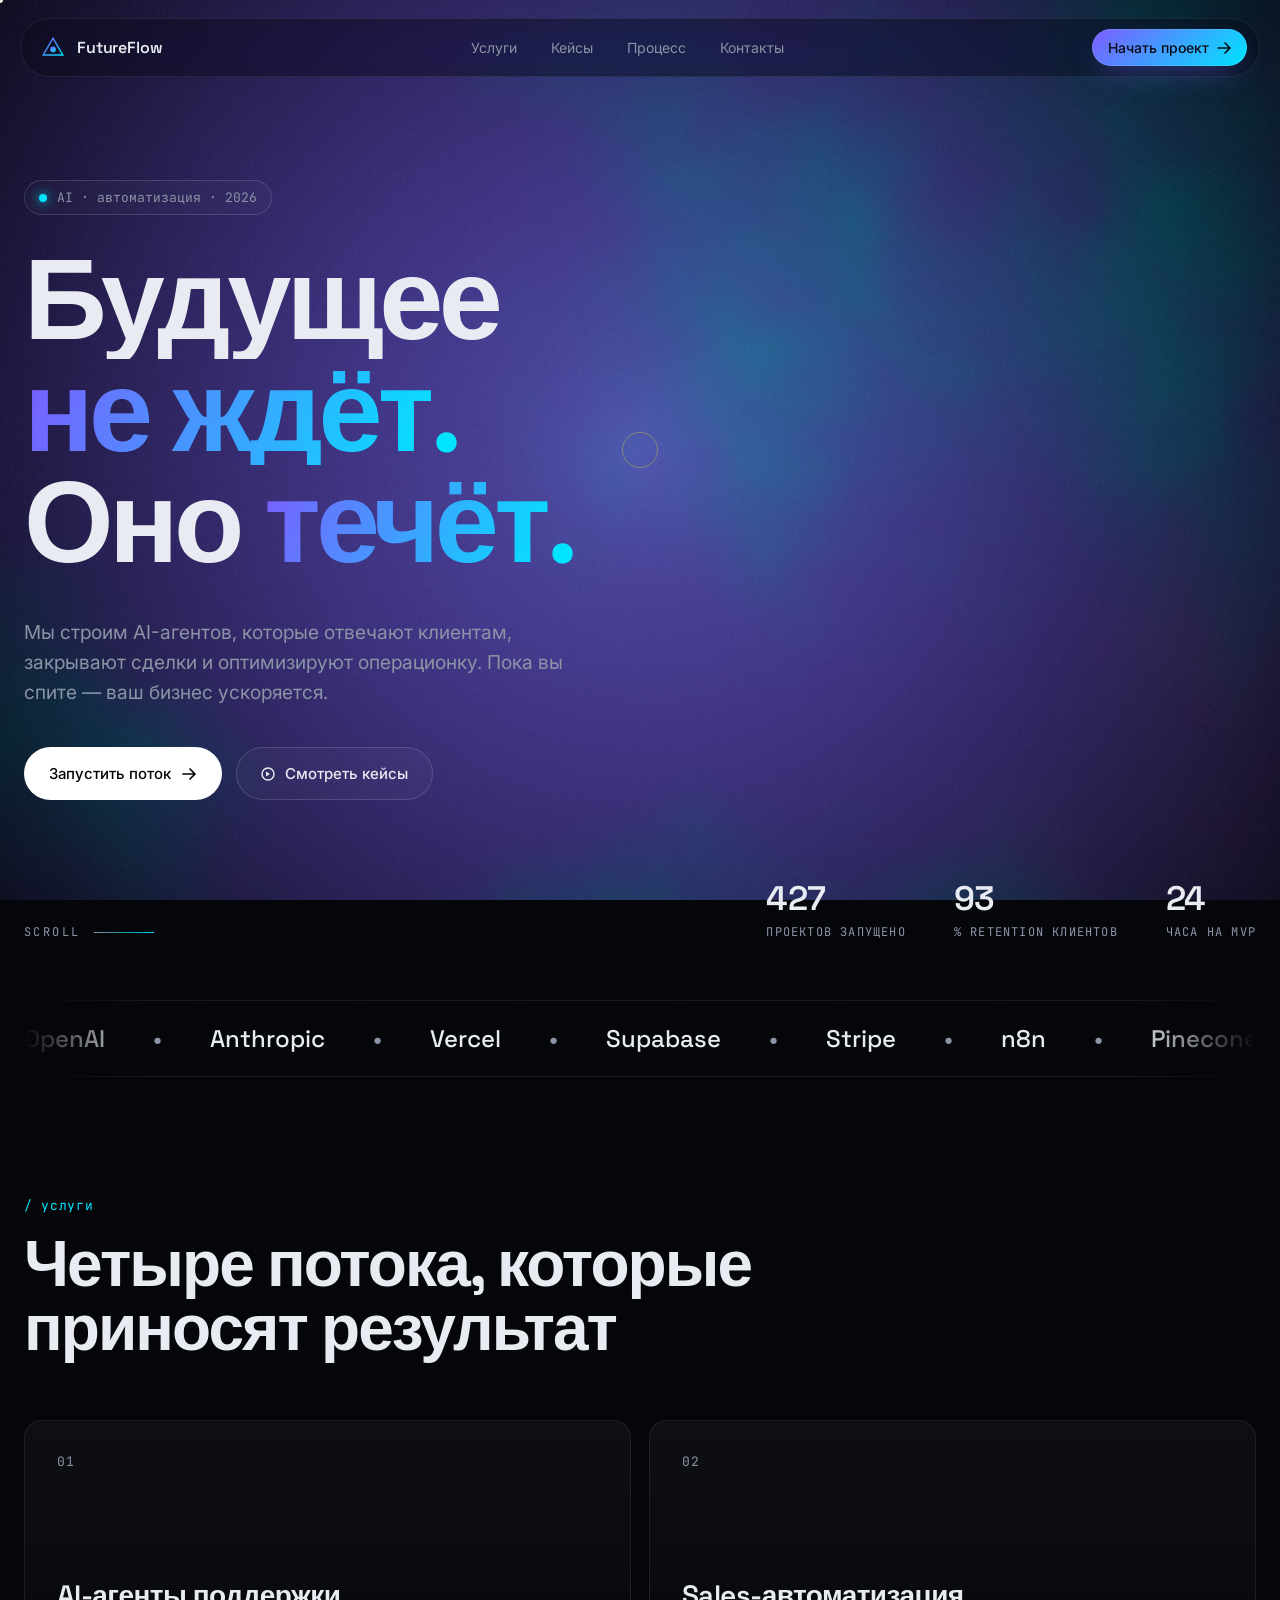
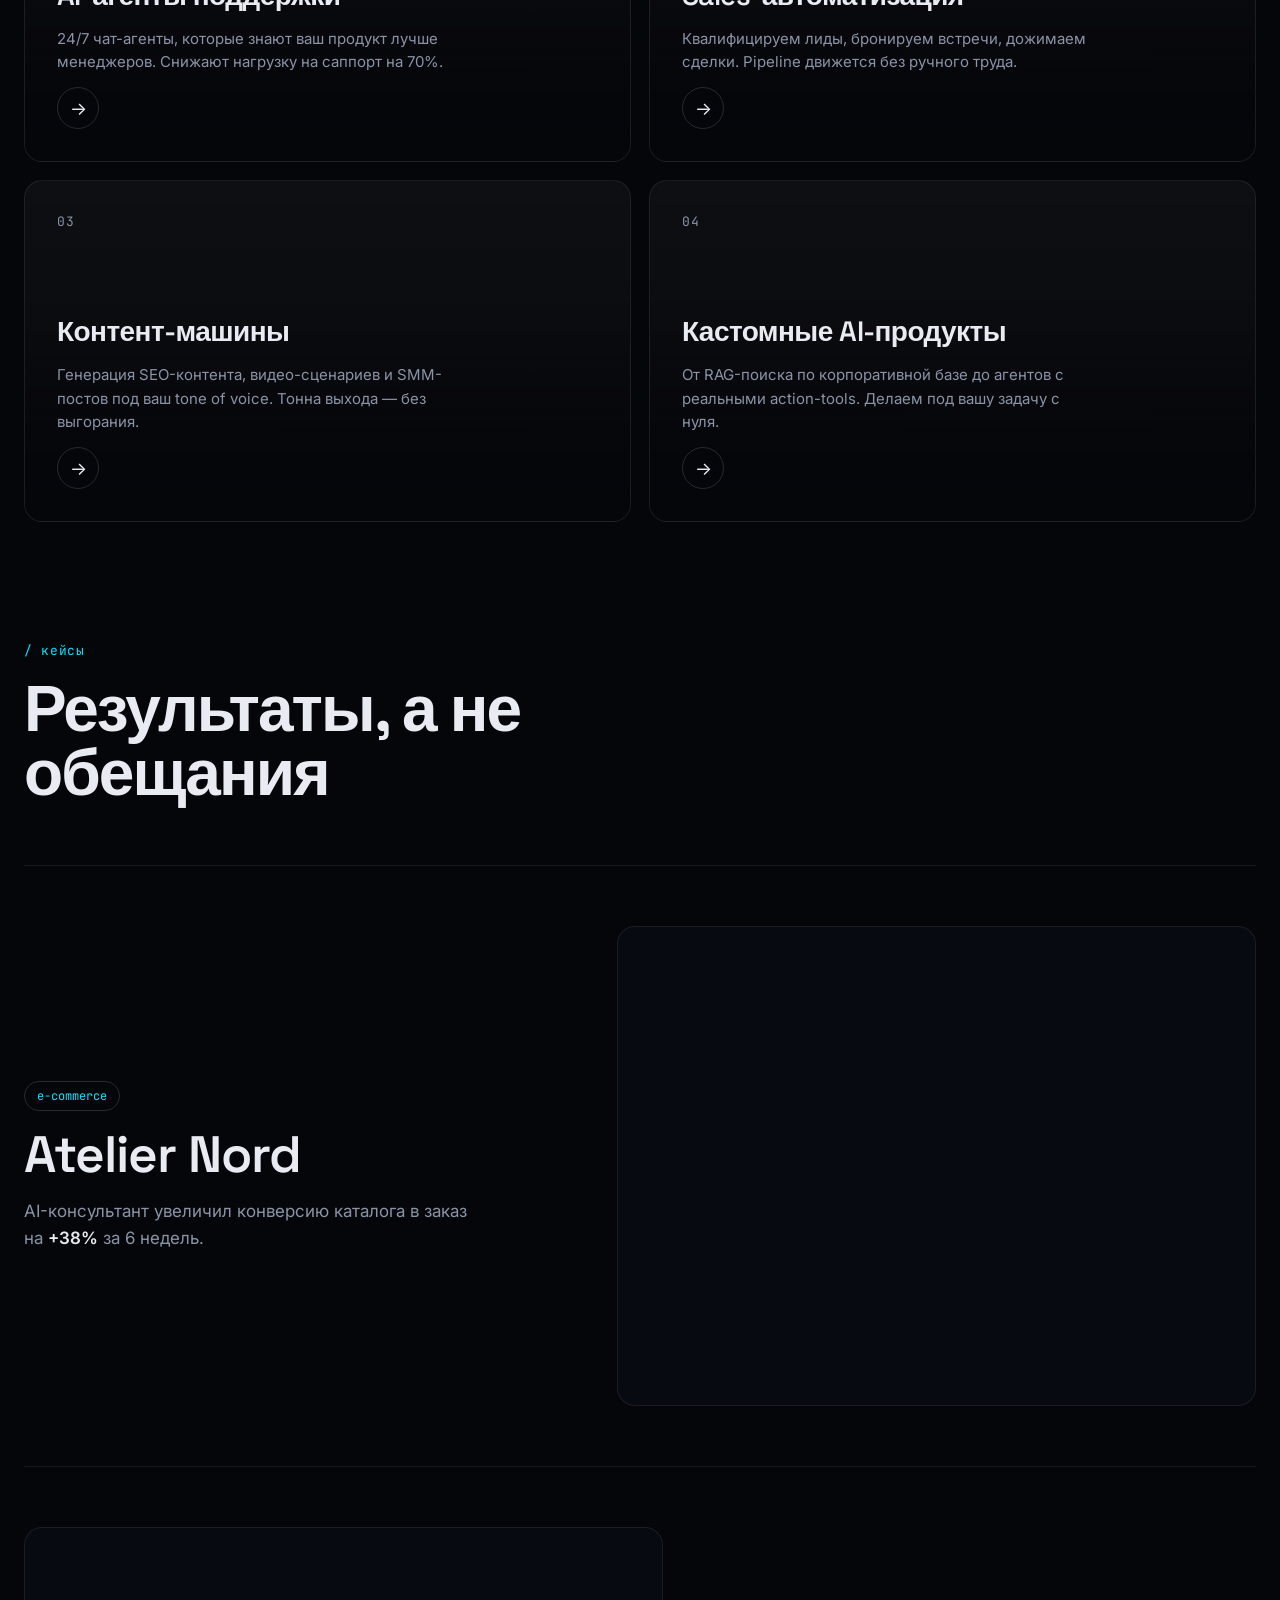
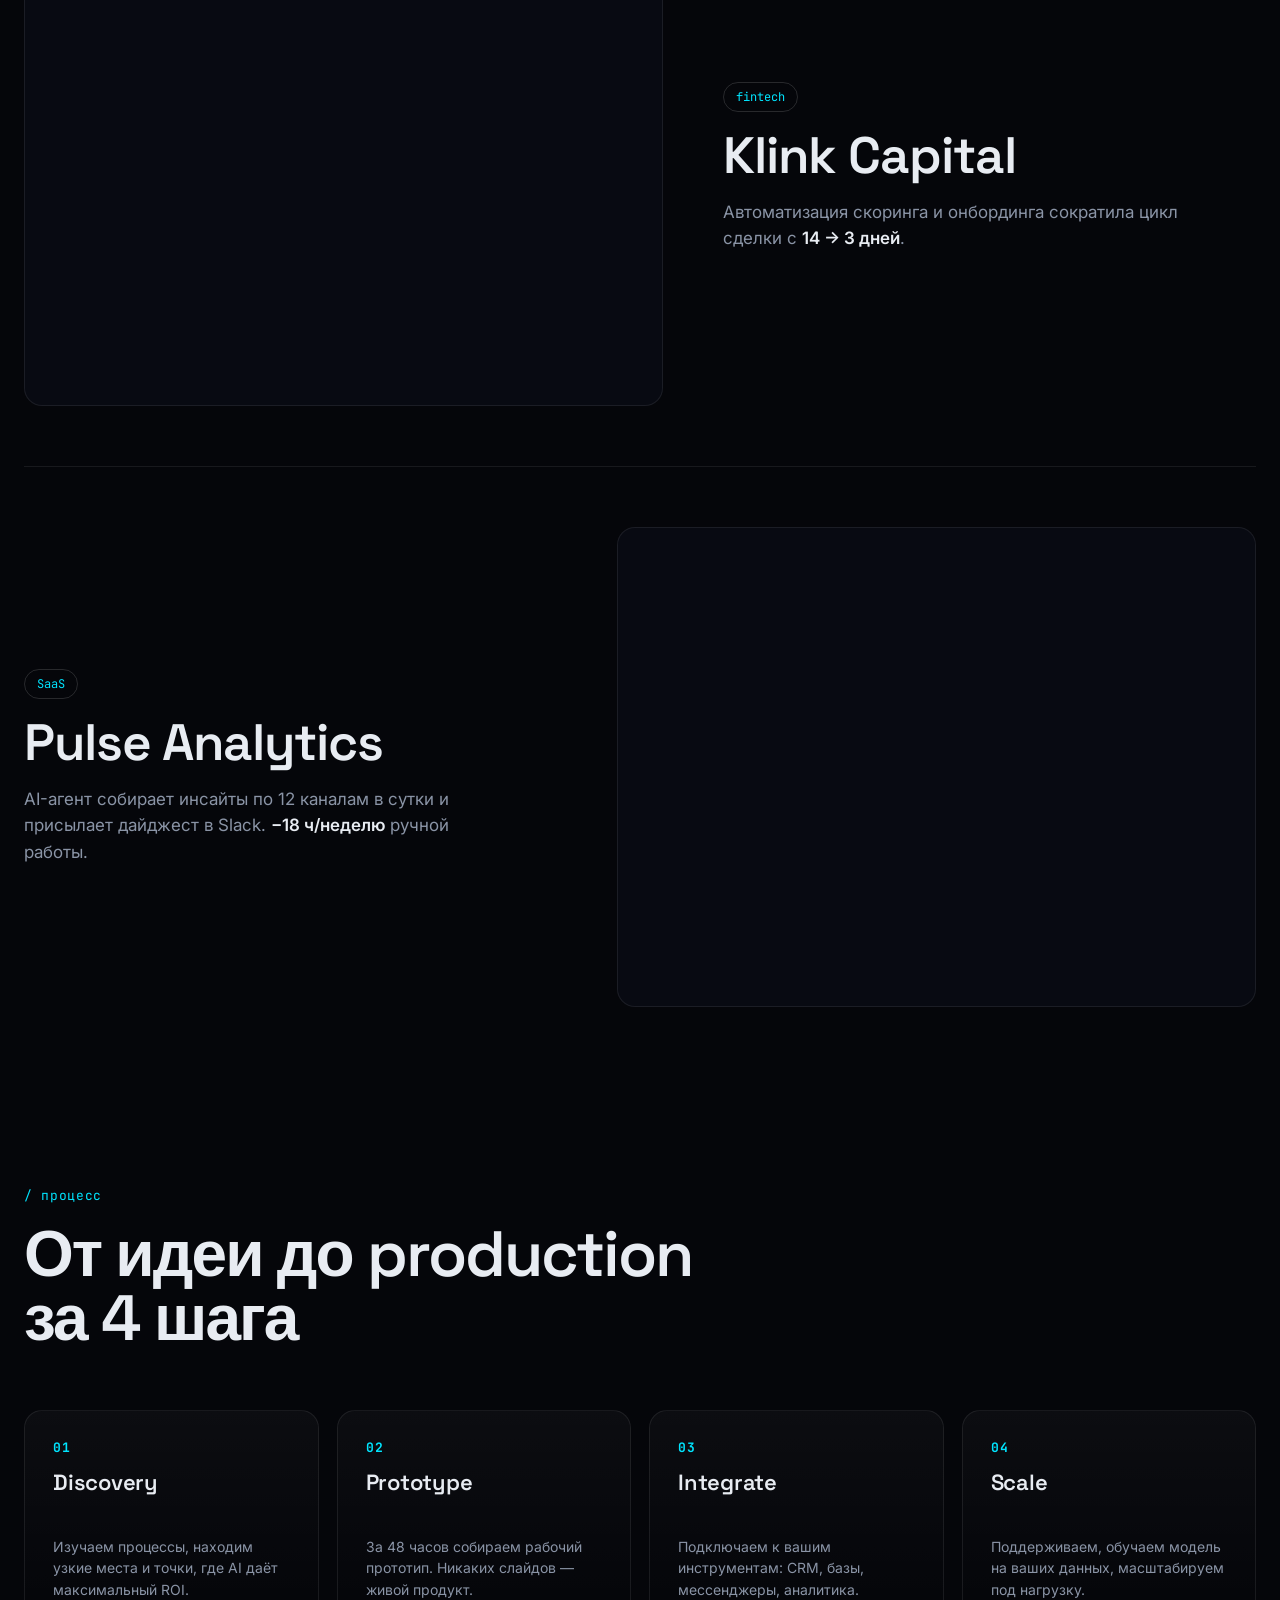
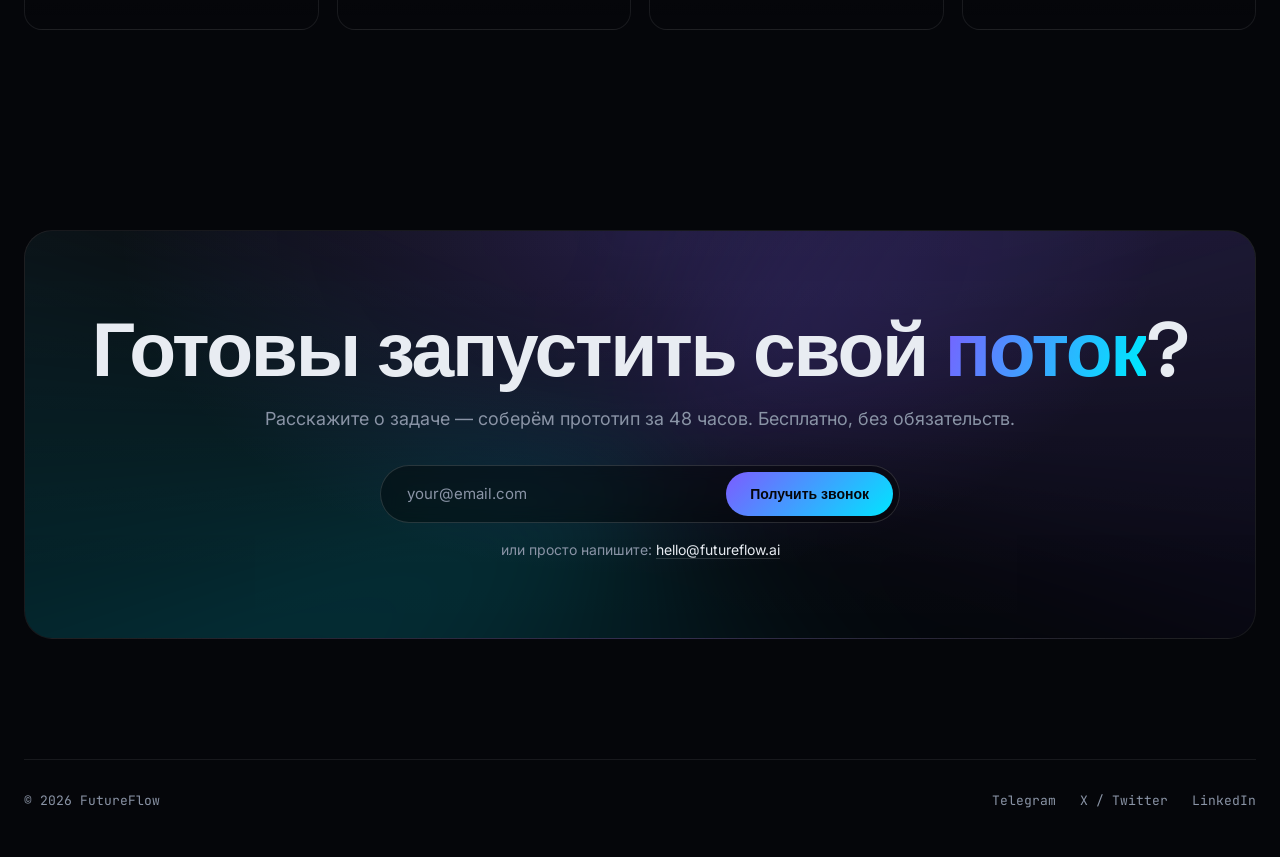
<file: index.html>
<!doctype html>
<html lang="ru">
<head>
  <meta charset="utf-8" />
  <meta name="viewport" content="width=device-width,initial-scale=1,viewport-fit=cover" />
  <meta name="theme-color" content="#05060a" />
  <title>FutureFlow — AI, который двигает бизнес</title>
  <meta name="description" content="FutureFlow строит AI-агентов и автоматизации, которые работают за вас 24/7." />
  <link rel="preconnect" href="https://fonts.googleapis.com" />
  <link rel="preconnect" href="https://fonts.gstatic.com" crossorigin />
  <link href="https://fonts.googleapis.com/css2?family=Inter:wght@300;400;500;600;700&family=Space+Grotesk:wght@400;500;600;700&family=JetBrains+Mono:wght@400;500&display=swap" rel="stylesheet" />
  <link rel="stylesheet" href="./styles.css" />
  <noscript><style>.reveal,.word[data-split],.line .word[data-split]{opacity:1!important;transform:none!important}</style></noscript>
</head>
<body>
  <canvas id="bg-shader" aria-hidden="true"></canvas>
  <div class="grain" aria-hidden="true"></div>
  <div class="cursor" aria-hidden="true"><div class="cursor-dot"></div><div class="cursor-ring"></div></div>

  <header class="nav">
    <a class="brand" href="#top" data-magnetic>
      <span class="brand-mark">
        <svg viewBox="0 0 40 40" width="28" height="28" aria-hidden="true">
          <defs>
            <linearGradient id="lg" x1="0" y1="0" x2="1" y2="1">
              <stop offset="0%" stop-color="#7c5cff"/>
              <stop offset="100%" stop-color="#00e5ff"/>
            </linearGradient>
          </defs>
          <path d="M6 30 L20 6 L34 30 Z" fill="none" stroke="url(#lg)" stroke-width="2"/>
          <circle cx="20" cy="22" r="4" fill="url(#lg)"/>
        </svg>
      </span>
      <span>FutureFlow</span>
    </a>
    <nav class="nav-links">
      <a href="#services" data-magnetic>Услуги</a>
      <a href="#cases" data-magnetic>Кейсы</a>
      <a href="#process" data-magnetic>Процесс</a>
      <a href="#contact" data-magnetic>Контакты</a>
    </nav>
    <a href="#contact" class="cta-pill" data-magnetic>
      <span>Начать проект</span>
      <svg width="14" height="14" viewBox="0 0 14 14" fill="none"><path d="M1 7h12M8 2l5 5-5 5" stroke="currentColor" stroke-width="1.6" stroke-linecap="round" stroke-linejoin="round"/></svg>
    </a>
  </header>

  <main id="top">

    <section class="hero">
      <div class="hero-tag reveal">
        <span class="dot"></span> AI · автоматизация · 2026
      </div>

      <h1 class="hero-title">
        <span class="line"><span class="word" data-split>Будущее</span></span>
        <span class="line"><span class="word grad" data-split>не ждёт.</span></span>
        <span class="line"><span class="word" data-split>Оно</span> <span class="word grad" data-split>течёт.</span></span>
      </h1>

      <p class="hero-sub reveal">
        Мы строим AI-агентов, которые отвечают клиентам, закрывают сделки и оптимизируют операционку.
        Пока вы спите — ваш бизнес ускоряется.
      </p>

      <div class="hero-actions reveal">
        <a href="#contact" class="btn btn-primary" data-magnetic>
          <span>Запустить поток</span>
          <svg width="16" height="16" viewBox="0 0 16 16" fill="none"><path d="M2 8h12M9 3l5 5-5 5" stroke="currentColor" stroke-width="1.7" stroke-linecap="round" stroke-linejoin="round"/></svg>
        </a>
        <a href="#cases" class="btn btn-ghost" data-magnetic>
          <svg width="14" height="14" viewBox="0 0 14 14" fill="none"><circle cx="7" cy="7" r="6" stroke="currentColor" stroke-width="1.4"/><path d="M5 4.5v5l4-2.5-4-2.5z" fill="currentColor"/></svg>
          <span>Смотреть кейсы</span>
        </a>
      </div>

      <div class="hero-scroll reveal">
        <span>scroll</span>
        <span class="hero-scroll-line"></span>
      </div>

      <div class="hero-stats reveal">
        <div><b data-count="427">0</b><i>проектов запущено</i></div>
        <div><b data-count="93">0</b><i>% retention клиентов</i></div>
        <div><b data-count="24">0</b><i>часа на MVP</i></div>
      </div>
    </section>

    <section class="marquee" aria-hidden="true">
      <div class="marquee-track">
        <span>OpenAI</span><span>•</span><span>Anthropic</span><span>•</span><span>Vercel</span><span>•</span><span>Supabase</span><span>•</span><span>Stripe</span><span>•</span><span>n8n</span><span>•</span><span>Pinecone</span><span>•</span><span>HubSpot</span><span>•</span>
        <span>OpenAI</span><span>•</span><span>Anthropic</span><span>•</span><span>Vercel</span><span>•</span><span>Supabase</span><span>•</span><span>Stripe</span><span>•</span><span>n8n</span><span>•</span><span>Pinecone</span><span>•</span><span>HubSpot</span><span>•</span>
      </div>
    </section>

    <section class="services" id="services">
      <div class="section-head">
        <span class="eyebrow reveal">/ услуги</span>
        <h2 class="reveal">Четыре потока, которые приносят результат</h2>
      </div>

      <div class="cards">
        <article class="card tilt" data-tilt>
          <canvas class="card-canvas" data-canvas="orbit"></canvas>
          <div class="card-body">
            <div class="card-num">01</div>
            <h3>AI-агенты поддержки</h3>
            <p>24/7 чат-агенты, которые знают ваш продукт лучше менеджеров. Снижают нагрузку на саппорт на 70%.</p>
            <span class="card-arrow">→</span>
          </div>
        </article>

        <article class="card tilt" data-tilt>
          <canvas class="card-canvas" data-canvas="wave"></canvas>
          <div class="card-body">
            <div class="card-num">02</div>
            <h3>Sales-автоматизация</h3>
            <p>Квалифицируем лиды, бронируем встречи, дожимаем сделки. Pipeline движется без ручного труда.</p>
            <span class="card-arrow">→</span>
          </div>
        </article>

        <article class="card tilt" data-tilt>
          <canvas class="card-canvas" data-canvas="grid"></canvas>
          <div class="card-body">
            <div class="card-num">03</div>
            <h3>Контент-машины</h3>
            <p>Генерация SEO-контента, видео-сценариев и SMM-постов под ваш tone of voice. Тонна выхода — без выгорания.</p>
            <span class="card-arrow">→</span>
          </div>
        </article>

        <article class="card tilt" data-tilt>
          <canvas class="card-canvas" data-canvas="particles"></canvas>
          <div class="card-body">
            <div class="card-num">04</div>
            <h3>Кастомные AI-продукты</h3>
            <p>От RAG-поиска по корпоративной базе до агентов с реальными action-tools. Делаем под вашу задачу с нуля.</p>
            <span class="card-arrow">→</span>
          </div>
        </article>
      </div>
    </section>

    <section class="cases" id="cases">
      <div class="section-head">
        <span class="eyebrow reveal">/ кейсы</span>
        <h2 class="reveal">Результаты, а не обещания</h2>
      </div>

      <div class="case-row reveal">
        <div class="case-meta">
          <span class="case-tag">e-commerce</span>
          <h3>Atelier Nord</h3>
          <p>AI-консультант увеличил конверсию каталога в заказ на <b>+38%</b> за 6 недель.</p>
        </div>
        <div class="case-visual">
          <canvas data-canvas="hero-orb"></canvas>
        </div>
      </div>

      <div class="case-row reverse reveal">
        <div class="case-meta">
          <span class="case-tag">fintech</span>
          <h3>Klink Capital</h3>
          <p>Автоматизация скоринга и онбординга сократила цикл сделки с <b>14 → 3 дней</b>.</p>
        </div>
        <div class="case-visual">
          <canvas data-canvas="hero-lines"></canvas>
        </div>
      </div>

      <div class="case-row reveal">
        <div class="case-meta">
          <span class="case-tag">SaaS</span>
          <h3>Pulse Analytics</h3>
          <p>AI-агент собирает инсайты по 12 каналам в сутки и присылает дайджест в Slack. <b>−18 ч/неделю</b> ручной работы.</p>
        </div>
        <div class="case-visual">
          <canvas data-canvas="hero-mesh"></canvas>
        </div>
      </div>
    </section>

    <section class="process" id="process">
      <div class="section-head">
        <span class="eyebrow reveal">/ процесс</span>
        <h2 class="reveal">От идеи до production за 4 шага</h2>
      </div>
      <div class="process-grid">
        <div class="step reveal"><b>01</b><h4>Discovery</h4><p>Изучаем процессы, находим узкие места и точки, где AI даёт максимальный ROI.</p></div>
        <div class="step reveal"><b>02</b><h4>Prototype</h4><p>За 48 часов собираем рабочий прототип. Никаких слайдов — живой продукт.</p></div>
        <div class="step reveal"><b>03</b><h4>Integrate</h4><p>Подключаем к вашим инструментам: CRM, базы, мессенджеры, аналитика.</p></div>
        <div class="step reveal"><b>04</b><h4>Scale</h4><p>Поддерживаем, обучаем модель на ваших данных, масштабируем под нагрузку.</p></div>
      </div>
    </section>

    <section class="cta" id="contact">
      <div class="cta-inner">
        <h2 class="reveal">Готовы запустить свой <span class="grad">поток</span>?</h2>
        <p class="reveal">Расскажите о задаче — соберём прототип за 48 часов. Бесплатно, без обязательств.</p>
        <form class="cta-form reveal" onsubmit="event.preventDefault(); this.querySelector('button').textContent='Отправлено ✓';">
          <input type="email" required placeholder="your@email.com" autocomplete="email" />
          <button type="submit" data-magnetic>Получить звонок</button>
        </form>
        <div class="cta-mail reveal">или просто напишите: <a href="mailto:hello@futureflow.ai">hello@futureflow.ai</a></div>
      </div>
    </section>

    <footer>
      <div>© 2026 FutureFlow</div>
      <div class="footer-links">
        <a href="#" data-magnetic>Telegram</a>
        <a href="#" data-magnetic>X / Twitter</a>
        <a href="#" data-magnetic>LinkedIn</a>
      </div>
    </footer>
  </main>

  <script src="./main.js" defer></script>
</body>
</html>
</file>
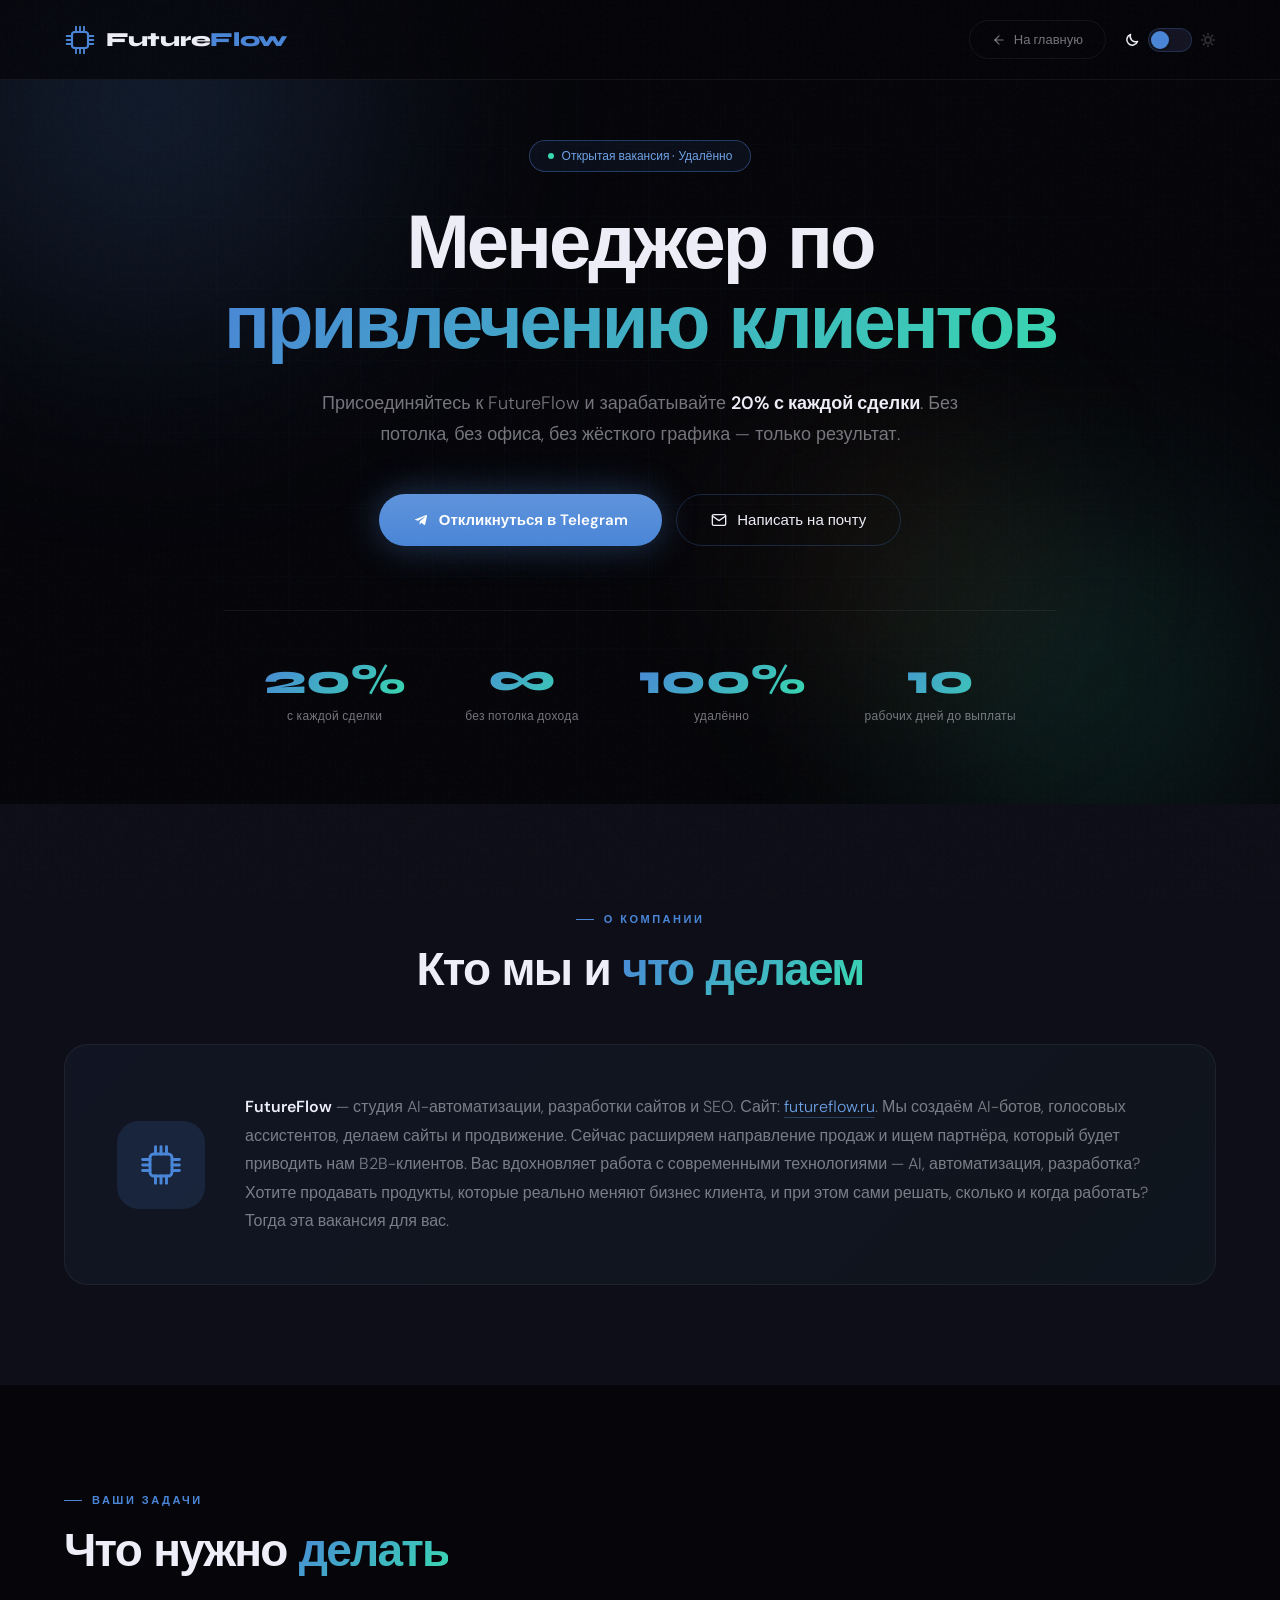
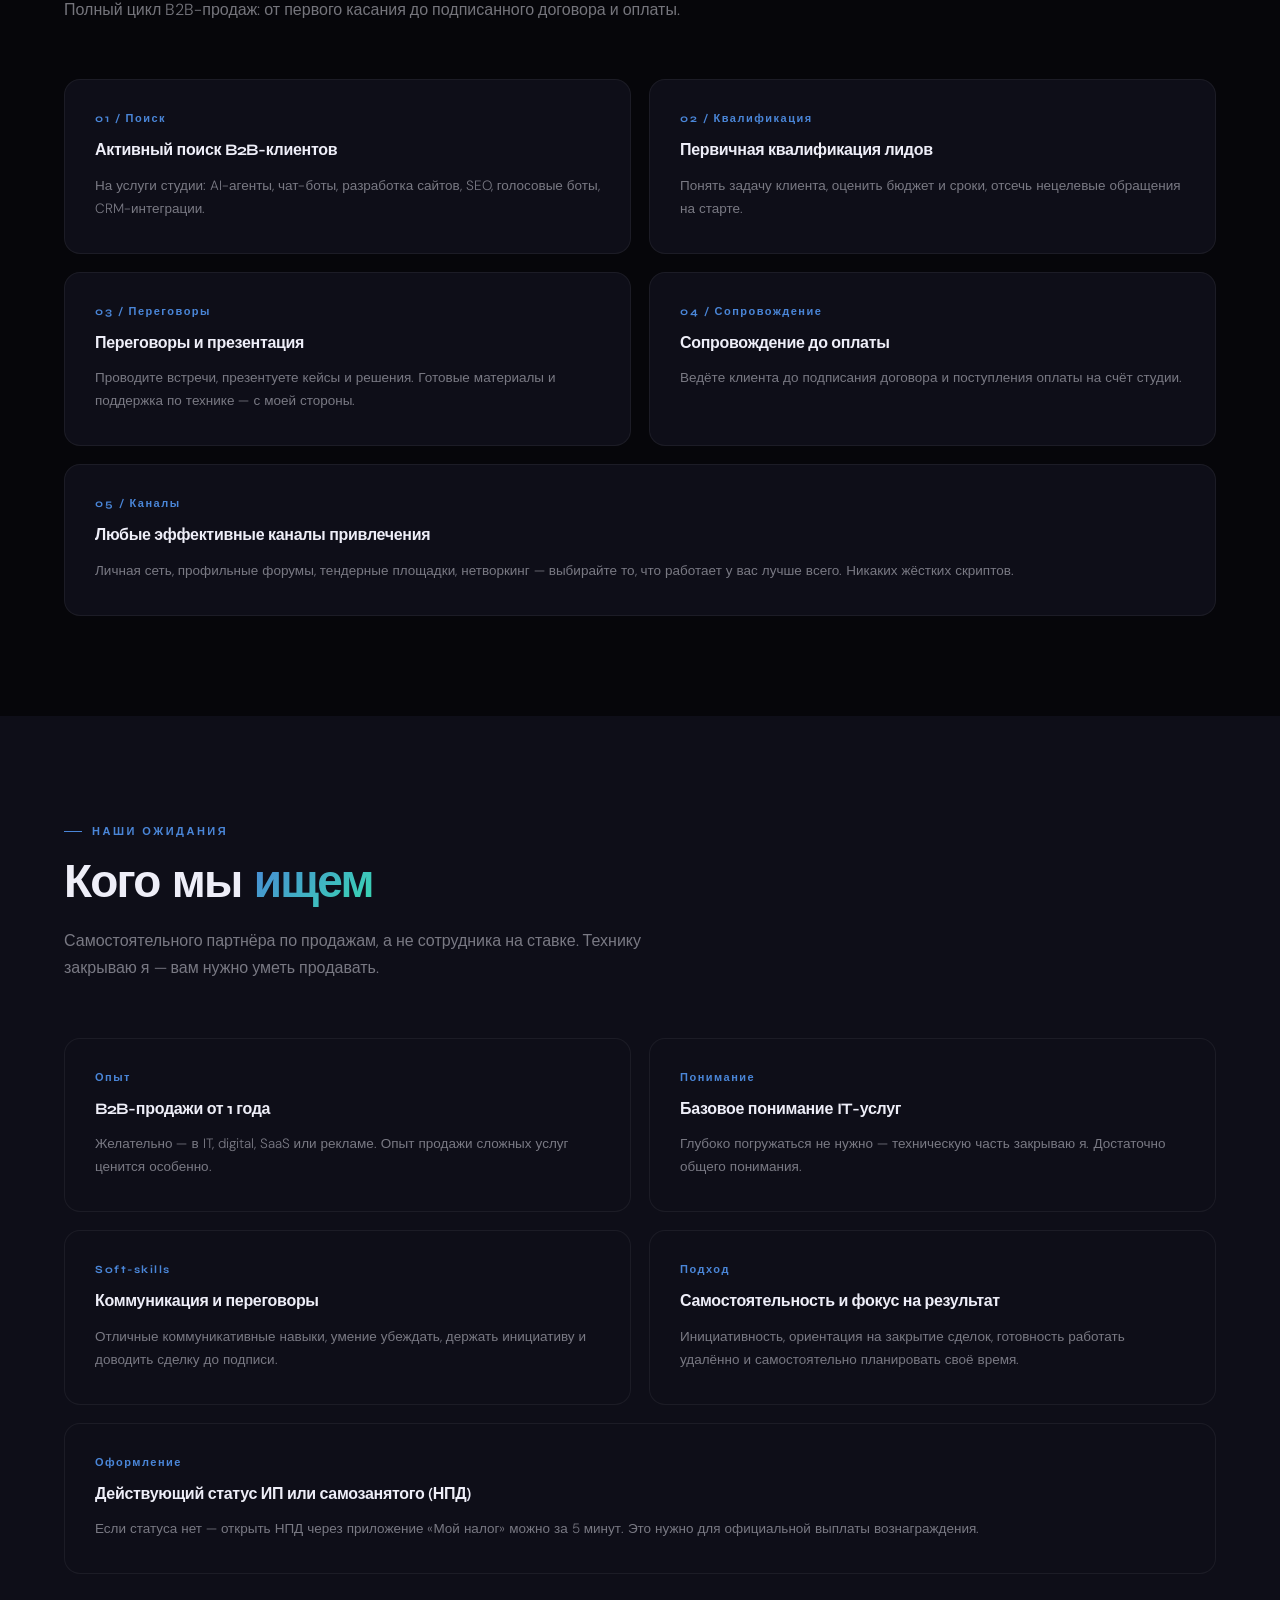
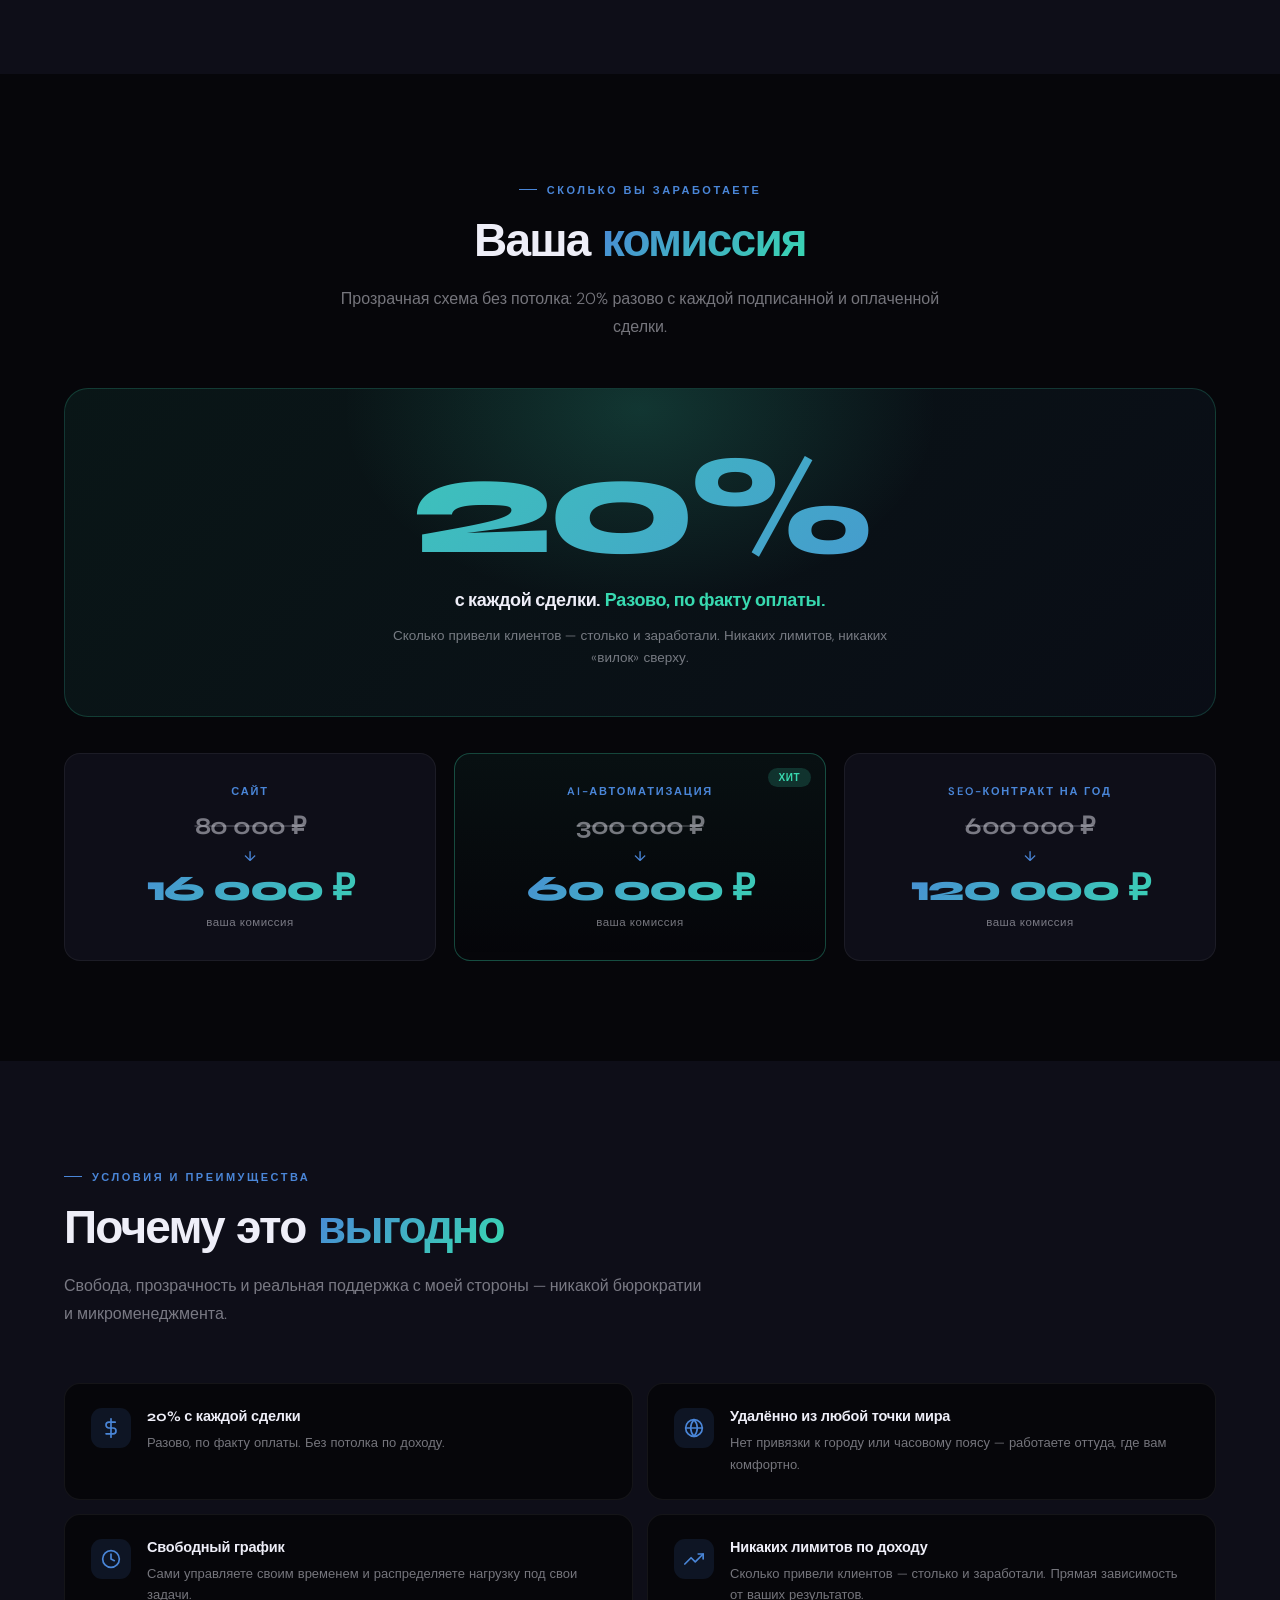
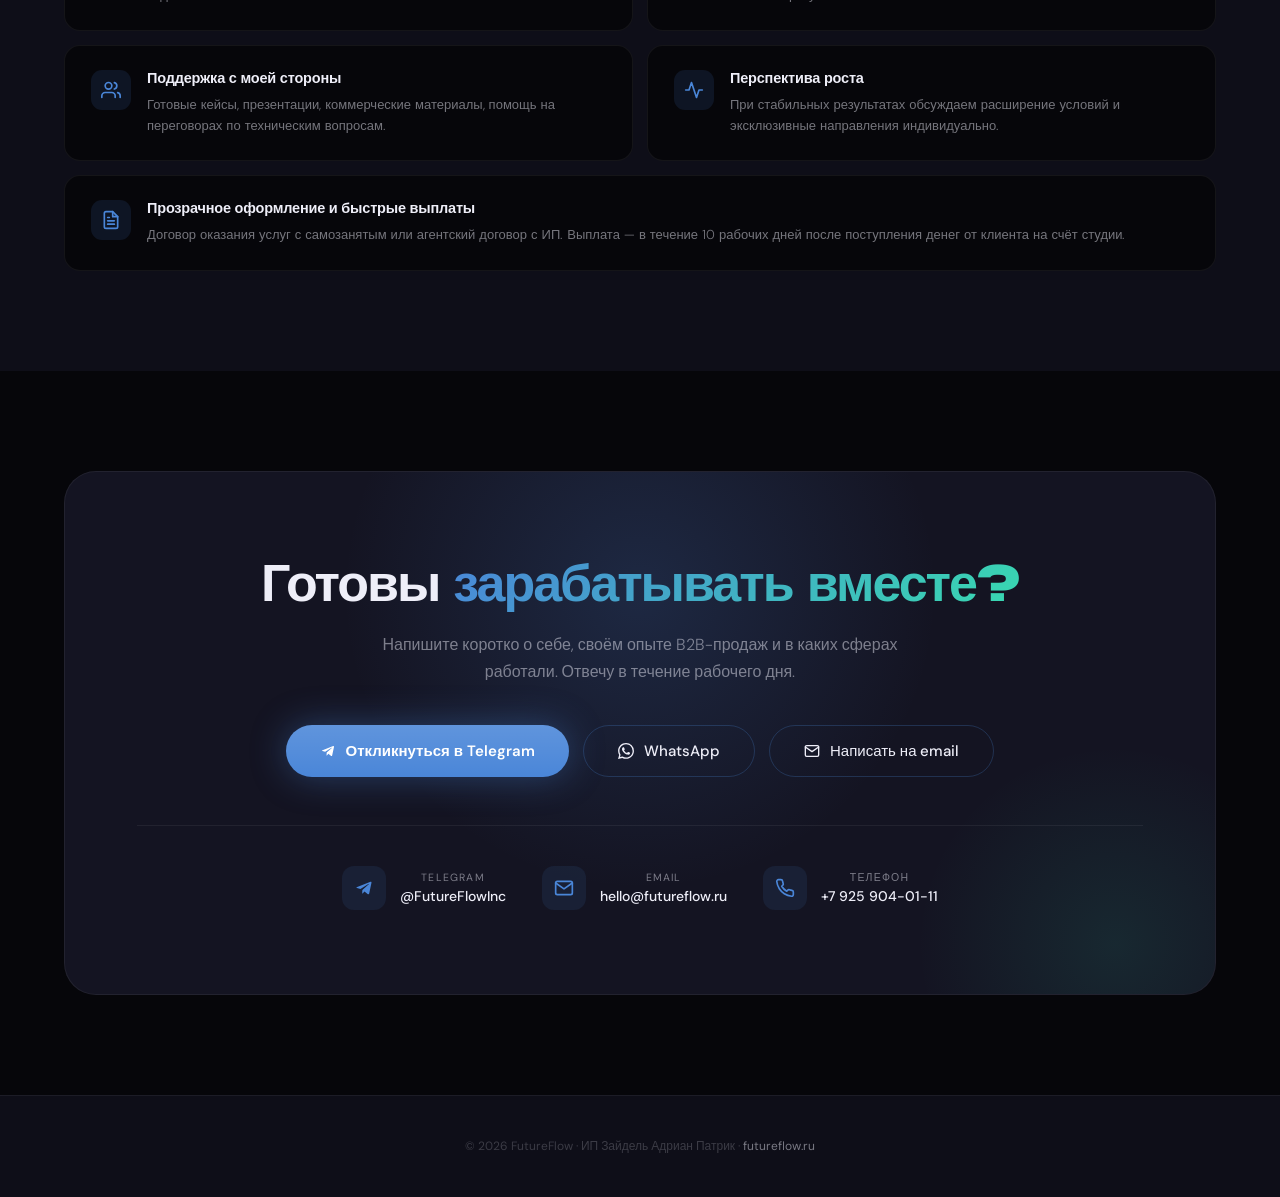
<file: careers/index.html>
<!DOCTYPE html>
<html lang="ru">
<head>
<meta charset="UTF-8">
<meta name="viewport" content="width=device-width, initial-scale=1.0">
<title>Вакансии — FutureFlow</title>
<meta name="description" content="Открытые вакансии в FutureFlow. Присоединяйтесь к команде AI-автоматизации, разработки сайтов и SEO.">
<meta name="robots" content="noindex,nofollow">
<meta name="theme-color" content="#06060a">
<meta name="format-detection" content="telephone=no">
<meta property="og:type" content="website">
<meta property="og:locale" content="ru_RU">
<meta property="og:site_name" content="FutureFlow">
<meta property="og:title" content="Вакансии — FutureFlow">
<meta property="og:description" content="Открытые вакансии в FutureFlow.">
<link rel="icon" type="image/svg+xml" href="data:image/svg+xml,%3Csvg xmlns='http://www.w3.org/2000/svg' viewBox='0 0 32 32'%3E%3Crect x='8' y='8' width='16' height='16' rx='3' stroke='%234A86D8' stroke-width='2' fill='none'/%3E%3Cg stroke='%234A86D8' stroke-width='1.8' stroke-linecap='round'%3E%3Cline x1='12' y1='4' x2='12' y2='8'/%3E%3Cline x1='16' y1='4' x2='16' y2='8'/%3E%3Cline x1='20' y1='4' x2='20' y2='8'/%3E%3Cline x1='12' y1='24' x2='12' y2='28'/%3E%3Cline x1='16' y1='24' x2='16' y2='28'/%3E%3Cline x1='20' y1='24' x2='20' y2='28'/%3E%3Cline x1='4' y1='12' x2='8' y2='12'/%3E%3Cline x1='4' y1='16' x2='8' y2='16'/%3E%3Cline x1='4' y1='20' x2='8' y2='20'/%3E%3Cline x1='24' y1='12' x2='28' y2='12'/%3E%3Cline x1='24' y1='16' x2='28' y2='16'/%3E%3Cline x1='24' y1='20' x2='28' y2='20'/%3E%3C/g%3E%3C/svg%3E">
<link rel="preconnect" href="https://fonts.googleapis.com">
<link rel="preconnect" href="https://fonts.gstatic.com" crossorigin>
<link href="https://fonts.googleapis.com/css2?family=Syne:wght@500;700;800&family=DM+Sans:wght@300;400;500;600&display=swap" rel="stylesheet">
<style>
:root {
  --bg: #06060a;
  --s1: #0e0e18;
  --s2: #141422;
  --s3: #1a1a2e;
  --brand: #4A86D8;
  --brand2: #6fa3e8;
  --brand3: #2d6abf;
  --acc1: #38d9b0;
  --acc2: #f7a23a;
  --acc3: #e45c8a;
  --acc4: #9b7ff4;
  --text: #eeeef8;
  --muted: rgba(238,238,248,0.48);
  --dim: rgba(238,238,248,0.2);
  --border: rgba(255,255,255,0.06);
  --border2: rgba(74,134,216,0.25);
  --grad: linear-gradient(135deg, #4A86D8 0%, #38d9b0 100%);
  --grad2: linear-gradient(135deg, #4A86D8 0%, #9b7ff4 100%);
  --grad3: linear-gradient(135deg, #f7a23a 0%, #e45c8a 100%);
  --radius: 16px;
  --radius2: 24px;
}
*,*::before,*::after{box-sizing:border-box;margin:0;padding:0;cursor:inherit}
body{cursor:default}
a,button,[role="button"]{cursor:pointer !important}
html{scroll-behavior:smooth;font-size:16px}
body{font-family:'DM Sans',sans-serif;background:var(--bg);color:var(--text);overflow-x:hidden;min-height:100vh}

body::after{content:'';position:fixed;inset:0;background:url("data:image/svg+xml,%3Csvg xmlns='http://www.w3.org/2000/svg'%3E%3Cfilter id='f'%3E%3CfeTurbulence baseFrequency='.85' numOctaves='4' stitchTiles='stitch'/%3E%3C/filter%3E%3Crect width='100%25' height='100%25' filter='url(%23f)' opacity='.035'/%3E%3C/svg%3E");pointer-events:none;z-index:998}

/* NAV */
nav{position:fixed;top:0;left:0;right:0;z-index:900;display:flex;align-items:center;justify-content:space-between;padding:20px 64px;backdrop-filter:blur(24px);-webkit-backdrop-filter:blur(24px);background:rgba(6,6,10,.75);border-bottom:1px solid var(--border);transition:padding .4s}
nav.sh{padding:14px 64px}
.logo-svg{display:flex;align-items:center;gap:10px;text-decoration:none}
.logo-svg svg{width:32px;height:32px}
.logo-text{font-family:'Syne',sans-serif;font-weight:800;font-size:20px;letter-spacing:-.3px;color:var(--text)}
.logo-text span{color:var(--brand)}
.nav-back{display:inline-flex;align-items:center;gap:8px;padding:10px 22px;border:1px solid var(--border);border-radius:100px;color:var(--muted);font-size:13px;font-weight:500;text-decoration:none;transition:all .3s}
.nav-back:hover{border-color:var(--border2);color:var(--text);background:rgba(74,134,216,.08)}
.nav-back svg{width:14px;height:14px}

/* HERO */
#hero{min-height:88vh;display:flex;align-items:center;justify-content:center;position:relative;overflow:hidden;padding:140px 64px 80px;text-align:center}
.h-bg{position:absolute;inset:0;overflow:hidden;pointer-events:none}
.orb{position:absolute;border-radius:50%;filter:blur(90px);animation:flt 10s ease-in-out infinite}
.o1{width:700px;height:700px;background:radial-gradient(circle,rgba(74,134,216,.22) 0%,transparent 70%);top:-250px;left:-200px}
.o2{width:550px;height:550px;background:radial-gradient(circle,rgba(56,217,176,.16) 0%,transparent 70%);bottom:-150px;right:-80px;animation-delay:-4s}
.o3{width:400px;height:400px;background:radial-gradient(circle,rgba(247,162,58,.10) 0%,transparent 70%);top:45%;left:55%;animation-delay:-7s}
@keyframes flt{0%,100%{transform:translate(0,0) scale(1)}33%{transform:translate(25px,-25px) scale(1.04)}66%{transform:translate(-18px,18px) scale(.97)}}
.h-grid{position:absolute;inset:0;background-image:linear-gradient(rgba(74,134,216,.04) 1px,transparent 1px),linear-gradient(90deg,rgba(74,134,216,.04) 1px,transparent 1px);background-size:72px 72px;mask-image:radial-gradient(ellipse 75% 75% at 50% 50%,black,transparent)}
.h-content{position:relative;z-index:10;max-width:920px;margin:0 auto}
.h-badge{display:inline-flex;align-items:center;gap:8px;padding:7px 18px;border:1px solid rgba(74,134,216,.38);border-radius:100px;font-size:12px;color:var(--brand2);font-weight:500;margin-bottom:32px;background:rgba(74,134,216,.08);animation:fu .8s ease both}
.h-badge::before{content:'';width:6px;height:6px;border-radius:50%;background:var(--acc1);animation:pls 2s infinite}
@keyframes pls{0%,100%{opacity:1;transform:scale(1)}50%{opacity:.4;transform:scale(1.6)}}
.h-title{font-family:'Syne',sans-serif;font-size:clamp(38px,6.5vw,76px);font-weight:800;line-height:1.05;letter-spacing:-3px;margin-bottom:24px;animation:fu .8s ease .1s both}
.h-title span{background:var(--grad);-webkit-background-clip:text;-webkit-text-fill-color:transparent;background-clip:text}
.h-sub{font-size:18px;line-height:1.72;color:var(--muted);max-width:640px;margin:0 auto 44px;font-weight:300;animation:fu .8s ease .2s both}
.h-acts{display:flex;gap:14px;justify-content:center;flex-wrap:wrap;animation:fu .8s ease .28s both}
.btn-p{padding:15px 34px;background:var(--brand);border:none;border-radius:100px;color:#fff;font-size:15px;font-weight:600;cursor:pointer;text-decoration:none;transition:transform .2s,box-shadow .3s;box-shadow:0 0 36px rgba(74,134,216,.38);position:relative;overflow:hidden;display:inline-flex;align-items:center;gap:10px}
.btn-p::after{content:'';position:absolute;inset:0;background:linear-gradient(rgba(255,255,255,.12),transparent);pointer-events:none}
.btn-p:hover{transform:translateY(-2px) scale(1.02);box-shadow:0 8px 52px rgba(74,134,216,.55)}
.btn-g{padding:15px 34px;border:1px solid var(--border2);border-radius:100px;color:var(--text);font-size:15px;font-weight:500;cursor:pointer;text-decoration:none;transition:border-color .3s,background .3s;display:inline-flex;align-items:center;gap:10px}
.btn-g:hover{border-color:rgba(74,134,216,.5);background:rgba(74,134,216,.09)}
@keyframes fu{from{opacity:0;transform:translateY(28px)}to{opacity:1;transform:translateY(0)}}

.h-stats{display:flex;gap:60px;justify-content:center;margin-top:64px;padding-top:48px;border-top:1px solid var(--border);animation:fu .8s ease .38s both;flex-wrap:wrap}
.s-num{font-family:'Syne',sans-serif;font-size:42px;font-weight:800;line-height:1;background:var(--grad);-webkit-background-clip:text;-webkit-text-fill-color:transparent;background-clip:text}
.s-lbl{font-size:12px;color:var(--muted);margin-top:7px;font-weight:400;letter-spacing:.3px}

/* SECTION */
.sec{padding:100px 64px;position:relative}
.sec-inner{max-width:1180px;margin:0 auto}
.sec-lbl{display:inline-flex;align-items:center;gap:10px;font-size:11px;font-weight:600;text-transform:uppercase;letter-spacing:2.5px;color:var(--brand);margin-bottom:18px}
.sec-lbl::before{content:'';width:18px;height:1px;background:var(--brand)}
.sec-h{font-family:'Syne',sans-serif;font-size:clamp(28px,3.6vw,46px);font-weight:800;line-height:1.14;letter-spacing:-1.8px;margin-bottom:18px}
.sec-h span{background:var(--grad);-webkit-background-clip:text;-webkit-text-fill-color:transparent;background-clip:text}
.sec-sub{font-size:16px;color:var(--muted);line-height:1.72;font-weight:300;max-width:640px;margin-bottom:56px}

/* ABOUT */
#about{background:var(--s1)}
.about-card{background:linear-gradient(135deg,rgba(74,134,216,.06),rgba(56,217,176,.04));border:1px solid var(--border);border-radius:var(--radius2);padding:48px 52px;display:grid;grid-template-columns:auto 1fr;gap:40px;align-items:center}
.about-icon{width:88px;height:88px;border-radius:22px;background:rgba(74,134,216,.14);display:flex;align-items:center;justify-content:center;font-size:38px;flex-shrink:0}
.about-text p{font-size:16px;line-height:1.78;color:var(--muted);font-weight:300}
.about-text p strong{color:var(--text);font-weight:600}
.about-text p a{color:var(--brand2);text-decoration:none;border-bottom:1px solid rgba(111,163,232,.3);transition:border-color .3s}
.about-text p a:hover{border-color:var(--brand2)}

/* CARD GRIDS (tasks / expectations) */
.card-grid{display:grid;grid-template-columns:repeat(2,1fr);gap:18px}
.feat-card{background:var(--s1);border:1px solid var(--border);border-radius:var(--radius);padding:32px 30px;transition:border-color .3s,background .3s,transform .3s;display:flex;flex-direction:column;gap:14px;position:relative;overflow:hidden}
.feat-card:hover{border-color:var(--border2);background:var(--s2);transform:translateY(-3px)}
.feat-card::before{content:'';position:absolute;top:0;left:0;right:0;height:2px;background:var(--grad);transform:scaleX(0);transition:transform .4s;transform-origin:left}
.feat-card:hover::before{transform:scaleX(1)}
.fc-num{font-family:'Syne',sans-serif;font-size:11px;font-weight:700;letter-spacing:1.5px;color:var(--brand)}
.fc-title{font-family:'Syne',sans-serif;font-size:16px;font-weight:700;letter-spacing:-.3px;line-height:1.35}
.fc-desc{font-size:13.5px;color:var(--muted);line-height:1.7;font-weight:300}

#tasks{background:var(--bg)}
#expect{background:var(--s1)}

/* COMMISSION (highlight section) */
#money{background:var(--bg)}
.money-hero{background:linear-gradient(135deg,rgba(56,217,176,.08),rgba(74,134,216,.06));border:1px solid rgba(56,217,176,.2);border-radius:var(--radius2);padding:48px 52px;text-align:center;margin-bottom:36px;position:relative;overflow:hidden}
.money-hero::before{content:'';position:absolute;top:-180px;left:50%;transform:translateX(-50%);width:600px;height:400px;background:radial-gradient(ellipse,rgba(56,217,176,.18) 0%,transparent 70%);pointer-events:none}
.money-pct{font-family:'Syne',sans-serif;font-size:clamp(72px,12vw,140px);font-weight:800;line-height:1;letter-spacing:-5px;background:linear-gradient(135deg,#38d9b0,#4A86D8);-webkit-background-clip:text;-webkit-text-fill-color:transparent;background-clip:text;position:relative;z-index:1}
.money-tag{font-family:'Syne',sans-serif;font-size:18px;font-weight:600;color:var(--text);margin-top:12px;position:relative;z-index:1;letter-spacing:-.3px}
.money-tag span{color:var(--acc1)}
.money-note{font-size:13.5px;color:var(--muted);margin-top:14px;font-weight:300;position:relative;z-index:1;max-width:540px;margin-left:auto;margin-right:auto;line-height:1.6}
.examples{display:grid;grid-template-columns:repeat(3,1fr);gap:18px}
.ex-card{background:var(--s1);border:1px solid var(--border);border-radius:var(--radius);padding:30px 28px;transition:border-color .3s,background .3s,transform .3s;text-align:center;position:relative;overflow:hidden}
.ex-card:hover{border-color:var(--border2);transform:translateY(-3px)}
.ex-card.popular{border-color:rgba(56,217,176,.3);background:linear-gradient(180deg,rgba(56,217,176,.05),transparent)}
.ex-card.popular::before{content:'Хит';position:absolute;top:14px;right:14px;padding:3px 11px;background:rgba(56,217,176,.18);color:var(--acc1);border-radius:100px;font-size:10px;font-weight:700;letter-spacing:.5px;text-transform:uppercase}
.ex-cat{font-size:11px;font-weight:600;text-transform:uppercase;letter-spacing:1.8px;color:var(--brand);margin-bottom:14px}
.ex-deal{font-family:'Syne',sans-serif;font-size:24px;font-weight:700;color:var(--muted);letter-spacing:-.5px;margin-bottom:6px;text-decoration:line-through;text-decoration-color:rgba(238,238,248,.18)}
.ex-arrow{font-size:14px;color:var(--brand);margin:6px 0;font-weight:500}
.ex-comm{font-family:'Syne',sans-serif;font-size:36px;font-weight:800;letter-spacing:-1.5px;background:var(--grad);-webkit-background-clip:text;-webkit-text-fill-color:transparent;background-clip:text;line-height:1}
.ex-lbl{font-size:11.5px;color:var(--muted);margin-top:8px;letter-spacing:.5px}

/* CONDITIONS LIST */
#conditions{background:var(--s1)}
.cond-list{display:grid;grid-template-columns:repeat(2,1fr);gap:14px}
.cond{display:flex;gap:16px;background:var(--bg);border:1px solid var(--border);border-radius:var(--radius);padding:24px 26px;transition:border-color .3s,background .3s}
.cond:hover{border-color:var(--border2);background:var(--s2)}
.cond-ico{width:40px;height:40px;min-width:40px;border-radius:11px;background:rgba(74,134,216,.12);display:flex;align-items:center;justify-content:center;color:var(--brand);flex-shrink:0}
.cond-ico svg{width:20px;height:20px}
.cond-body{flex:1;min-width:0}
.cond-title{font-family:'Syne',sans-serif;font-size:14.5px;font-weight:700;letter-spacing:-.2px;margin-bottom:5px;line-height:1.3}
.cond-desc{font-size:13px;color:var(--muted);line-height:1.65;font-weight:300}

/* CTA */
#cta{background:var(--bg)}
.cta-box{background:var(--s2);border-radius:32px;padding:84px 72px;border:1px solid var(--border);text-align:center;position:relative;overflow:hidden}
.cta-box::before{content:'';position:absolute;top:-180px;left:50%;transform:translateX(-50%);width:600px;height:600px;background:radial-gradient(circle,rgba(74,134,216,.18) 0%,transparent 70%);pointer-events:none}
.cta-box::after{content:'';position:absolute;bottom:-150px;right:-100px;width:400px;height:400px;background:radial-gradient(circle,rgba(56,217,176,.1) 0%,transparent 70%);pointer-events:none}
.cta-title{font-family:'Syne',sans-serif;font-size:clamp(30px,4.4vw,52px);font-weight:800;letter-spacing:-2px;line-height:1.1;margin-bottom:18px;position:relative;z-index:1}
.cta-title span{background:var(--grad);-webkit-background-clip:text;-webkit-text-fill-color:transparent;background-clip:text}
.cta-sub{font-size:16px;color:var(--muted);margin-bottom:40px;font-weight:300;position:relative;z-index:1;max-width:520px;margin-left:auto;margin-right:auto;line-height:1.7}
.cta-acts{display:flex;gap:14px;justify-content:center;flex-wrap:wrap;position:relative;z-index:1}
.cta-contacts{display:flex;justify-content:center;gap:36px;margin-top:48px;padding-top:40px;border-top:1px solid var(--border);flex-wrap:wrap;position:relative;z-index:1}
.cc-item{display:flex;align-items:center;gap:14px;text-decoration:none;color:inherit;transition:transform .3s}
.cc-item:hover{transform:translateY(-2px)}
.cc-ico{width:44px;height:44px;border-radius:12px;background:rgba(74,134,216,.1);display:flex;align-items:center;justify-content:center;color:var(--brand)}
.cc-ico svg{width:20px;height:20px}
.cc-lbl{font-size:10.5px;color:var(--muted);text-transform:uppercase;letter-spacing:1.2px;margin-bottom:3px}
.cc-val{font-size:14px;font-weight:500}

/* FOOTER */
footer{background:var(--s1);border-top:1px solid var(--border);padding:40px 64px;text-align:center}
.ft-copy{font-size:12px;color:var(--dim);line-height:1.7}
.ft-copy a{color:var(--muted);text-decoration:none;transition:color .3s}
.ft-copy a:hover{color:var(--brand)}

/* REVEAL */
.rv{opacity:0;transform:translateY(36px);transition:opacity .7s ease,transform .7s ease}
.rv.vi{opacity:1;transform:none}

/* SCROLLBAR */
::-webkit-scrollbar{width:6px}
::-webkit-scrollbar-track{background:var(--bg)}
::-webkit-scrollbar-thumb{background:rgba(74,134,216,.3);border-radius:3px}

/* THEME TOGGLE */
.theme-toggle-wrap{display:flex;align-items:center;gap:8px}
.theme-toggle{width:44px;height:24px;background:var(--s2);border:1px solid var(--border2);border-radius:100px;cursor:pointer;position:relative;transition:background .3s,border-color .3s;flex-shrink:0;display:flex;align-items:center;padding:2px}
.theme-toggle::after{content:'';width:18px;height:18px;border-radius:50%;background:var(--brand);transition:transform .3s,background .3s;box-shadow:0 1px 4px rgba(0,0,0,.2);flex-shrink:0}
.theme-toggle:hover{border-color:rgba(74,134,216,.55)}
.theme-icon{display:inline-flex;align-items:center;justify-content:center;width:16px;height:16px;color:var(--text);transition:opacity .3s,color .3s}
.theme-icon svg{width:100%;height:100%;display:block}
.theme-icon.moon{opacity:1;color:var(--text)}
.theme-icon.sun{opacity:.4;color:var(--muted)}

/* LIGHT THEME */
[data-theme="light"]{
  --bg:#f0f2f8;
  --s1:#e8eaf4;
  --s2:#dfe2f0;
  --s3:#d6d9eb;
  --brand:#2d6abf;
  --brand2:#1a55a8;
  --brand3:#4a86d8;
  --acc1:#0d9e85;
  --acc2:#d4860a;
  --acc3:#c0345e;
  --text:#0f1020;
  --muted:rgba(15,16,32,0.55);
  --dim:rgba(15,16,32,0.35);
  --border:rgba(0,0,0,0.08);
  --border2:rgba(45,106,191,0.3);
  --grad:linear-gradient(135deg,#2d6abf 0%,#0d9e85 100%);
  --grad2:linear-gradient(135deg,#2d6abf 0%,#7b5cf0 100%);
  --grad3:linear-gradient(135deg,#d4860a 0%,#c0345e 100%);
}
[data-theme="light"] body::after{opacity:.015}
[data-theme="light"] nav{background:rgba(240,242,248,0.85)}
[data-theme="light"] .nav-back{color:var(--muted)}
[data-theme="light"] .nav-back:hover{color:var(--text);background:rgba(45,106,191,.08);border-color:rgba(45,106,191,.4)}
[data-theme="light"] .o1{background:radial-gradient(circle,rgba(45,106,191,.22) 0%,transparent 70%)}
[data-theme="light"] .o2{background:radial-gradient(circle,rgba(13,158,133,.16) 0%,transparent 70%)}
[data-theme="light"] .o3{background:radial-gradient(circle,rgba(212,134,10,.12) 0%,transparent 70%)}
[data-theme="light"] .h-grid{background-image:linear-gradient(rgba(45,106,191,.06) 1px,transparent 1px),linear-gradient(90deg,rgba(45,106,191,.06) 1px,transparent 1px)}
[data-theme="light"] .h-badge{background:rgba(45,106,191,.08);border-color:rgba(45,106,191,.35);color:var(--brand2)}
[data-theme="light"] .h-title span,
[data-theme="light"] .sec-h span,
[data-theme="light"] .s-num,
[data-theme="light"] .ex-comm,
[data-theme="light"] .cta-title span{
  background:linear-gradient(135deg,#1a55a8 0%,#0d9e85 100%);
  -webkit-background-clip:text;background-clip:text;-webkit-text-fill-color:transparent;
}
[data-theme="light"] .money-pct{
  background:linear-gradient(135deg,#0d9e85 0%,#1a55a8 100%);
  -webkit-background-clip:text;background-clip:text;-webkit-text-fill-color:transparent;
}
[data-theme="light"] .btn-p{color:#fff;box-shadow:0 0 36px rgba(45,106,191,.32)}
[data-theme="light"] .btn-p:hover{box-shadow:0 8px 52px rgba(45,106,191,.5)}
[data-theme="light"] .btn-g:hover{border-color:rgba(45,106,191,.5);background:rgba(45,106,191,.08)}
[data-theme="light"] .feat-card{background:#e8eaf4}
[data-theme="light"] .feat-card:hover{background:#dfe2f0}
[data-theme="light"] .fc-num{color:var(--brand2)}
[data-theme="light"] .about-card{background:linear-gradient(135deg,rgba(45,106,191,.07),rgba(13,158,133,.05));border-color:rgba(45,106,191,.18)}
[data-theme="light"] .about-icon{background:rgba(45,106,191,.14)}
[data-theme="light"] .about-icon svg{stroke:#1a55a8}
[data-theme="light"] .about-text p a{color:var(--brand2);border-bottom-color:rgba(26,85,168,.35)}
[data-theme="light"] .about-text p a:hover{border-bottom-color:var(--brand2)}
[data-theme="light"] .money-hero{background:linear-gradient(135deg,rgba(13,158,133,.10),rgba(45,106,191,.07));border-color:rgba(13,158,133,.28)}
[data-theme="light"] .money-hero::before{background:radial-gradient(ellipse,rgba(13,158,133,.20) 0%,transparent 70%)}
[data-theme="light"] .money-tag span{color:#0d7d68}
[data-theme="light"] .ex-card{background:#e8eaf4}
[data-theme="light"] .ex-card.popular{border-color:rgba(13,158,133,.32);background:linear-gradient(180deg,rgba(13,158,133,.07),transparent)}
[data-theme="light"] .ex-card.popular::before{background:rgba(13,158,133,.18);color:#0d7d68}
[data-theme="light"] .ex-cat{color:var(--brand2)}
[data-theme="light"] .ex-deal{color:var(--muted);text-decoration-color:rgba(15,16,32,.22)}
[data-theme="light"] .ex-arrow{color:var(--brand)}
[data-theme="light"] .cond{background:#e8eaf4}
[data-theme="light"] .cond:hover{background:#dfe2f0}
[data-theme="light"] .cond-ico{background:rgba(45,106,191,.14);color:var(--brand2)}
[data-theme="light"] .cta-box{background:#dfe2f0}
[data-theme="light"] .cta-box::before{background:radial-gradient(circle,rgba(45,106,191,.22) 0%,transparent 70%)}
[data-theme="light"] .cta-box::after{background:radial-gradient(circle,rgba(13,158,133,.14) 0%,transparent 70%)}
[data-theme="light"] .cc-ico{background:rgba(45,106,191,.12);color:var(--brand2)}
[data-theme="light"] footer{background:#e8eaf4}
[data-theme="light"] .ft-copy a:hover{color:var(--brand2)}
[data-theme="light"] ::-webkit-scrollbar-track{background:#f0f2f8}
[data-theme="light"] ::-webkit-scrollbar-thumb{background:rgba(45,106,191,.25)}
[data-theme="light"] .theme-toggle{background:rgba(45,106,191,.15)}
[data-theme="light"] .theme-toggle::after{transform:translateX(20px)}
[data-theme="light"] .theme-toggle:hover{border-color:rgba(45,106,191,.6)}
[data-theme="light"] .theme-icon.moon{opacity:.4;color:var(--muted)}
[data-theme="light"] .theme-icon.sun{opacity:1;color:var(--text)}

/* RESPONSIVE */
@media(max-width:1100px){
  nav{padding:18px 32px}
  nav.sh{padding:12px 32px}
  .sec{padding:88px 40px}
  .examples{grid-template-columns:1fr;max-width:480px;margin:0 auto}
}
@media(max-width:900px){
  .card-grid,.cond-list{grid-template-columns:1fr}
  .about-card{grid-template-columns:1fr;padding:36px 32px;text-align:center;gap:24px}
  .about-icon{margin:0 auto}
}
@media(max-width:800px){
  nav{padding:14px 20px}
  nav.sh{padding:10px 20px}
  .nav-back{padding:8px 16px;font-size:12px}
  .sec{padding:72px 20px}
  #hero{padding:110px 20px 60px;min-height:auto}
  .h-title{letter-spacing:-1.5px}
  .h-sub{font-size:15px}
  .h-stats{gap:24px}
  .s-num{font-size:32px}
  .about-card{padding:32px 24px}
  .money-hero{padding:36px 24px}
  .cta-box{padding:48px 24px}
  .cta-contacts{gap:20px}
  footer{padding:32px 20px}
  .feat-card{padding:26px 24px}
}
@media(max-width:520px){
  .h-acts,.cta-acts{flex-direction:column;align-items:stretch}
  .btn-p,.btn-g{width:100%;justify-content:center;text-align:center;padding:14px 20px}
  .h-stats{gap:18px;flex-wrap:wrap;justify-content:space-around}
  .nav-back{padding:8px 12px;font-size:0;gap:0}
  .nav-back svg{width:16px;height:16px}
}
</style>
</head>
<body>

<nav id="topNav">
  <a href="/" class="logo-svg">
    <svg viewBox="0 0 24 24" width="28" height="28" fill="none" xmlns="http://www.w3.org/2000/svg">
      <rect x="6" y="6" width="12" height="12" rx="2" stroke="#4A86D8" stroke-width="1.6"/>
      <line x1="9" y1="2" x2="9" y2="6" stroke="#4A86D8" stroke-width="1.4" stroke-linecap="round"/>
      <line x1="12" y1="2" x2="12" y2="6" stroke="#4A86D8" stroke-width="1.4" stroke-linecap="round"/>
      <line x1="15" y1="2" x2="15" y2="6" stroke="#4A86D8" stroke-width="1.4" stroke-linecap="round"/>
      <line x1="9" y1="18" x2="9" y2="22" stroke="#4A86D8" stroke-width="1.4" stroke-linecap="round"/>
      <line x1="12" y1="18" x2="12" y2="22" stroke="#4A86D8" stroke-width="1.4" stroke-linecap="round"/>
      <line x1="15" y1="18" x2="15" y2="22" stroke="#4A86D8" stroke-width="1.4" stroke-linecap="round"/>
      <line x1="2" y1="9" x2="6" y2="9" stroke="#4A86D8" stroke-width="1.4" stroke-linecap="round"/>
      <line x1="2" y1="12" x2="6" y2="12" stroke="#4A86D8" stroke-width="1.4" stroke-linecap="round"/>
      <line x1="2" y1="15" x2="6" y2="15" stroke="#4A86D8" stroke-width="1.4" stroke-linecap="round"/>
      <line x1="18" y1="9" x2="22" y2="9" stroke="#4A86D8" stroke-width="1.4" stroke-linecap="round"/>
      <line x1="18" y1="12" x2="22" y2="12" stroke="#4A86D8" stroke-width="1.4" stroke-linecap="round"/>
      <line x1="18" y1="15" x2="22" y2="15" stroke="#4A86D8" stroke-width="1.4" stroke-linecap="round"/>
    </svg>
    <span class="logo-text">Future<span>Flow</span></span>
  </a>
  <div style="display:flex;align-items:center;gap:18px">
    <a href="/" class="nav-back">
      <svg viewBox="0 0 24 24" fill="none" stroke="currentColor" stroke-width="2" stroke-linecap="round" stroke-linejoin="round"><line x1="19" y1="12" x2="5" y2="12"/><polyline points="12 19 5 12 12 5"/></svg>
      На главную
    </a>
    <div class="theme-toggle-wrap">
      <span class="theme-icon moon" aria-hidden="true">
        <svg viewBox="0 0 16 16" fill="none" stroke="currentColor" stroke-width="1.5" stroke-linecap="round" stroke-linejoin="round">
          <path d="M13.5 9.5A5.5 5.5 0 0 1 6.5 2.5a5.5 5.5 0 1 0 7 7Z"/>
        </svg>
      </span>
      <button class="theme-toggle" id="themeToggle" aria-label="Переключить тему" title="Переключить тему"></button>
      <span class="theme-icon sun" aria-hidden="true">
        <svg viewBox="0 0 16 16" fill="none" stroke="currentColor" stroke-width="1.5" stroke-linecap="round" stroke-linejoin="round">
          <circle cx="8" cy="8" r="3"/>
          <line x1="8" y1="1.5" x2="8" y2="3"/>
          <line x1="8" y1="13" x2="8" y2="14.5"/>
          <line x1="1.5" y1="8" x2="3" y2="8"/>
          <line x1="13" y1="8" x2="14.5" y2="8"/>
          <line x1="3.4" y1="3.4" x2="4.5" y2="4.5"/>
          <line x1="11.5" y1="11.5" x2="12.6" y2="12.6"/>
          <line x1="3.4" y1="12.6" x2="4.5" y2="11.5"/>
          <line x1="11.5" y1="4.5" x2="12.6" y2="3.4"/>
        </svg>
      </span>
    </div>
  </div>
</nav>

<section id="hero">
  <div class="h-bg">
    <div class="orb o1"></div>
    <div class="orb o2"></div>
    <div class="orb o3"></div>
  </div>
  <div class="h-grid"></div>
  <div class="h-content">
    <div class="h-badge">Открытая вакансия · Удалённо</div>
    <h1 class="h-title">Менеджер по<br><span>привлечению клиентов</span></h1>
    <p class="h-sub">Присоединяйтесь к FutureFlow и зарабатывайте <strong style="color:var(--text);font-weight:600">20% с каждой сделки</strong>. Без потолка, без офиса, без жёсткого графика — только результат.</p>
    <div class="h-acts">
      <a href="https://t.me/FutureFlowInc" target="_blank" rel="noopener" class="btn-p">
        <svg viewBox="0 0 24 24" width="16" height="16" fill="currentColor"><path d="M9.78 18.65l.28-4.23 7.68-6.92c.34-.31-.07-.46-.52-.19L7.74 13.3 3.64 12c-.88-.25-.89-.86.2-1.3l15.97-6.16c.73-.33 1.43.18 1.15 1.3l-2.72 12.81c-.19.91-.74 1.13-1.5.71L12.6 16.3l-1.99 1.93c-.23.23-.42.42-.83.42z"/></svg>
        Откликнуться в Telegram
      </a>
      <a href="mailto:hello@futureflow.ru?subject=Вакансия%3A%20Менеджер%20по%20привлечению%20клиентов" class="btn-g">
        <svg viewBox="0 0 24 24" width="16" height="16" fill="none" stroke="currentColor" stroke-width="2" stroke-linecap="round" stroke-linejoin="round"><path d="M4 4h16c1.1 0 2 .9 2 2v12c0 1.1-.9 2-2 2H4c-1.1 0-2-.9-2-2V6c0-1.1.9-2 2-2z"/><polyline points="22,6 12,13 2,6"/></svg>
        Написать на почту
      </a>
    </div>

    <div class="h-stats">
      <div>
        <div class="s-num">20%</div>
        <div class="s-lbl">с каждой сделки</div>
      </div>
      <div>
        <div class="s-num">∞</div>
        <div class="s-lbl">без потолка дохода</div>
      </div>
      <div>
        <div class="s-num">100%</div>
        <div class="s-lbl">удалённо</div>
      </div>
      <div>
        <div class="s-num">10</div>
        <div class="s-lbl">рабочих дней до выплаты</div>
      </div>
    </div>
  </div>
</section>

<!-- ABOUT -->
<section id="about" class="sec">
  <div class="sec-inner">
    <div class="rv" style="text-align:center;margin-bottom:48px">
      <div class="sec-lbl" style="justify-content:center">О компании</div>
      <h2 class="sec-h">Кто мы и <span>что делаем</span></h2>
    </div>
    <div class="about-card rv">
      <div class="about-icon">
        <svg viewBox="0 0 24 24" width="44" height="44" fill="none" stroke="#4A86D8" stroke-width="1.6" stroke-linecap="round" stroke-linejoin="round"><rect x="6" y="6" width="12" height="12" rx="2"/><line x1="9" y1="2" x2="9" y2="6"/><line x1="12" y1="2" x2="12" y2="6"/><line x1="15" y1="2" x2="15" y2="6"/><line x1="9" y1="18" x2="9" y2="22"/><line x1="12" y1="18" x2="12" y2="22"/><line x1="15" y1="18" x2="15" y2="22"/><line x1="2" y1="9" x2="6" y2="9"/><line x1="2" y1="12" x2="6" y2="12"/><line x1="2" y1="15" x2="6" y2="15"/><line x1="18" y1="9" x2="22" y2="9"/><line x1="18" y1="12" x2="22" y2="12"/><line x1="18" y1="15" x2="22" y2="15"/></svg>
      </div>
      <div class="about-text">
        <p><strong>FutureFlow</strong> — студия AI-автоматизации, разработки сайтов и SEO. Сайт: <a href="https://futureflow.ru" target="_blank" rel="noopener">futureflow.ru</a>. Мы создаём AI-ботов, голосовых ассистентов, делаем сайты и продвижение. Сейчас расширяем направление продаж и ищем партнёра, который будет приводить нам B2B-клиентов. Вас вдохновляет работа с современными технологиями — AI, автоматизация, разработка? Хотите продавать продукты, которые реально меняют бизнес клиента, и при этом сами решать, сколько и когда работать? Тогда эта вакансия для вас.</p>
      </div>
    </div>
  </div>
</section>

<!-- TASKS -->
<section id="tasks" class="sec">
  <div class="sec-inner">
    <div class="rv">
      <div class="sec-lbl">Ваши задачи</div>
      <h2 class="sec-h">Что нужно <span>делать</span></h2>
      <p class="sec-sub">Полный цикл B2B-продаж: от первого касания до подписанного договора и оплаты.</p>
    </div>
    <div class="card-grid">
      <div class="feat-card rv">
        <div class="fc-num">01 / Поиск</div>
        <div class="fc-title">Активный поиск B2B-клиентов</div>
        <div class="fc-desc">На услуги студии: AI-агенты, чат-боты, разработка сайтов, SEO, голосовые боты, CRM-интеграции.</div>
      </div>
      <div class="feat-card rv">
        <div class="fc-num">02 / Квалификация</div>
        <div class="fc-title">Первичная квалификация лидов</div>
        <div class="fc-desc">Понять задачу клиента, оценить бюджет и сроки, отсечь нецелевые обращения на старте.</div>
      </div>
      <div class="feat-card rv">
        <div class="fc-num">03 / Переговоры</div>
        <div class="fc-title">Переговоры и презентация</div>
        <div class="fc-desc">Проводите встречи, презентуете кейсы и решения. Готовые материалы и поддержка по технике — с моей стороны.</div>
      </div>
      <div class="feat-card rv">
        <div class="fc-num">04 / Сопровождение</div>
        <div class="fc-title">Сопровождение до оплаты</div>
        <div class="fc-desc">Ведёте клиента до подписания договора и поступления оплаты на счёт студии.</div>
      </div>
      <div class="feat-card rv" style="grid-column:1/-1">
        <div class="fc-num">05 / Каналы</div>
        <div class="fc-title">Любые эффективные каналы привлечения</div>
        <div class="fc-desc">Личная сеть, профильные форумы, тендерные площадки, нетворкинг — выбирайте то, что работает у вас лучше всего. Никаких жёстких скриптов.</div>
      </div>
    </div>
  </div>
</section>

<!-- EXPECTATIONS -->
<section id="expect" class="sec">
  <div class="sec-inner">
    <div class="rv">
      <div class="sec-lbl">Наши ожидания</div>
      <h2 class="sec-h">Кого мы <span>ищем</span></h2>
      <p class="sec-sub">Самостоятельного партнёра по продажам, а не сотрудника на ставке. Технику закрываю я — вам нужно уметь продавать.</p>
    </div>
    <div class="card-grid">
      <div class="feat-card rv">
        <div class="fc-num">Опыт</div>
        <div class="fc-title">B2B-продажи от 1 года</div>
        <div class="fc-desc">Желательно — в IT, digital, SaaS или рекламе. Опыт продажи сложных услуг ценится особенно.</div>
      </div>
      <div class="feat-card rv">
        <div class="fc-num">Понимание</div>
        <div class="fc-title">Базовое понимание IT-услуг</div>
        <div class="fc-desc">Глубоко погружаться не нужно — техническую часть закрываю я. Достаточно общего понимания.</div>
      </div>
      <div class="feat-card rv">
        <div class="fc-num">Soft-skills</div>
        <div class="fc-title">Коммуникация и переговоры</div>
        <div class="fc-desc">Отличные коммуникативные навыки, умение убеждать, держать инициативу и доводить сделку до подписи.</div>
      </div>
      <div class="feat-card rv">
        <div class="fc-num">Подход</div>
        <div class="fc-title">Самостоятельность и фокус на результат</div>
        <div class="fc-desc">Инициативность, ориентация на закрытие сделок, готовность работать удалённо и самостоятельно планировать своё время.</div>
      </div>
      <div class="feat-card rv" style="grid-column:1/-1">
        <div class="fc-num">Оформление</div>
        <div class="fc-title">Действующий статус ИП или самозанятого (НПД)</div>
        <div class="fc-desc">Если статуса нет — открыть НПД через приложение «Мой налог» можно за 5 минут. Это нужно для официальной выплаты вознаграждения.</div>
      </div>
    </div>
  </div>
</section>

<!-- COMMISSION -->
<section id="money" class="sec">
  <div class="sec-inner">
    <div class="rv" style="text-align:center;margin-bottom:48px">
      <div class="sec-lbl" style="justify-content:center">Сколько вы заработаете</div>
      <h2 class="sec-h">Ваша <span>комиссия</span></h2>
      <p class="sec-sub" style="margin:0 auto">Прозрачная схема без потолка: 20% разово с каждой подписанной и оплаченной сделки.</p>
    </div>

    <div class="money-hero rv">
      <div class="money-pct">20%</div>
      <div class="money-tag">с каждой сделки. <span>Разово, по факту оплаты.</span></div>
      <div class="money-note">Сколько привели клиентов — столько и заработали. Никаких лимитов, никаких «вилок» сверху.</div>
    </div>

    <div class="examples">
      <div class="ex-card rv">
        <div class="ex-cat">Сайт</div>
        <div class="ex-deal">80 000 ₽</div>
        <div class="ex-arrow">↓</div>
        <div class="ex-comm">16 000 ₽</div>
        <div class="ex-lbl">ваша комиссия</div>
      </div>
      <div class="ex-card popular rv">
        <div class="ex-cat">AI-автоматизация</div>
        <div class="ex-deal">300 000 ₽</div>
        <div class="ex-arrow">↓</div>
        <div class="ex-comm">60 000 ₽</div>
        <div class="ex-lbl">ваша комиссия</div>
      </div>
      <div class="ex-card rv">
        <div class="ex-cat">SEO-контракт на год</div>
        <div class="ex-deal">600 000 ₽</div>
        <div class="ex-arrow">↓</div>
        <div class="ex-comm">120 000 ₽</div>
        <div class="ex-lbl">ваша комиссия</div>
      </div>
    </div>
  </div>
</section>

<!-- CONDITIONS -->
<section id="conditions" class="sec">
  <div class="sec-inner">
    <div class="rv">
      <div class="sec-lbl">Условия и преимущества</div>
      <h2 class="sec-h">Почему это <span>выгодно</span></h2>
      <p class="sec-sub">Свобода, прозрачность и реальная поддержка с моей стороны — никакой бюрократии и микроменеджмента.</p>
    </div>
    <div class="cond-list">
      <div class="cond rv">
        <div class="cond-ico"><svg viewBox="0 0 24 24" fill="none" stroke="currentColor" stroke-width="2" stroke-linecap="round" stroke-linejoin="round"><line x1="12" y1="1" x2="12" y2="23"/><path d="M17 5H9.5a3.5 3.5 0 0 0 0 7h5a3.5 3.5 0 0 1 0 7H6"/></svg></div>
        <div class="cond-body">
          <div class="cond-title">20% с каждой сделки</div>
          <div class="cond-desc">Разово, по факту оплаты. Без потолка по доходу.</div>
        </div>
      </div>
      <div class="cond rv">
        <div class="cond-ico"><svg viewBox="0 0 24 24" fill="none" stroke="currentColor" stroke-width="2" stroke-linecap="round" stroke-linejoin="round"><circle cx="12" cy="12" r="10"/><line x1="2" y1="12" x2="22" y2="12"/><path d="M12 2a15.3 15.3 0 0 1 4 10 15.3 15.3 0 0 1-4 10 15.3 15.3 0 0 1-4-10 15.3 15.3 0 0 1 4-10z"/></svg></div>
        <div class="cond-body">
          <div class="cond-title">Удалённо из любой точки мира</div>
          <div class="cond-desc">Нет привязки к городу или часовому поясу — работаете оттуда, где вам комфортно.</div>
        </div>
      </div>
      <div class="cond rv">
        <div class="cond-ico"><svg viewBox="0 0 24 24" fill="none" stroke="currentColor" stroke-width="2" stroke-linecap="round" stroke-linejoin="round"><circle cx="12" cy="12" r="10"/><polyline points="12 6 12 12 16 14"/></svg></div>
        <div class="cond-body">
          <div class="cond-title">Свободный график</div>
          <div class="cond-desc">Сами управляете своим временем и распределяете нагрузку под свои задачи.</div>
        </div>
      </div>
      <div class="cond rv">
        <div class="cond-ico"><svg viewBox="0 0 24 24" fill="none" stroke="currentColor" stroke-width="2" stroke-linecap="round" stroke-linejoin="round"><polyline points="23 6 13.5 15.5 8.5 10.5 1 18"/><polyline points="17 6 23 6 23 12"/></svg></div>
        <div class="cond-body">
          <div class="cond-title">Никаких лимитов по доходу</div>
          <div class="cond-desc">Сколько привели клиентов — столько и заработали. Прямая зависимость от ваших результатов.</div>
        </div>
      </div>
      <div class="cond rv">
        <div class="cond-ico"><svg viewBox="0 0 24 24" fill="none" stroke="currentColor" stroke-width="2" stroke-linecap="round" stroke-linejoin="round"><path d="M17 21v-2a4 4 0 0 0-4-4H5a4 4 0 0 0-4 4v2"/><circle cx="9" cy="7" r="4"/><path d="M23 21v-2a4 4 0 0 0-3-3.87"/><path d="M16 3.13a4 4 0 0 1 0 7.75"/></svg></div>
        <div class="cond-body">
          <div class="cond-title">Поддержка с моей стороны</div>
          <div class="cond-desc">Готовые кейсы, презентации, коммерческие материалы, помощь на переговорах по техническим вопросам.</div>
        </div>
      </div>
      <div class="cond rv">
        <div class="cond-ico"><svg viewBox="0 0 24 24" fill="none" stroke="currentColor" stroke-width="2" stroke-linecap="round" stroke-linejoin="round"><polyline points="22 12 18 12 15 21 9 3 6 12 2 12"/></svg></div>
        <div class="cond-body">
          <div class="cond-title">Перспектива роста</div>
          <div class="cond-desc">При стабильных результатах обсуждаем расширение условий и эксклюзивные направления индивидуально.</div>
        </div>
      </div>
      <div class="cond rv" style="grid-column:1/-1">
        <div class="cond-ico"><svg viewBox="0 0 24 24" fill="none" stroke="currentColor" stroke-width="2" stroke-linecap="round" stroke-linejoin="round"><path d="M14 2H6a2 2 0 0 0-2 2v16a2 2 0 0 0 2 2h12a2 2 0 0 0 2-2V8z"/><polyline points="14 2 14 8 20 8"/><line x1="16" y1="13" x2="8" y2="13"/><line x1="16" y1="17" x2="8" y2="17"/><polyline points="10 9 9 9 8 9"/></svg></div>
        <div class="cond-body">
          <div class="cond-title">Прозрачное оформление и быстрые выплаты</div>
          <div class="cond-desc">Договор оказания услуг с самозанятым или агентский договор с ИП. Выплата — в течение 10 рабочих дней после поступления денег от клиента на счёт студии.</div>
        </div>
      </div>
    </div>
  </div>
</section>

<!-- CTA -->
<section id="cta" class="sec">
  <div class="sec-inner">
    <div class="cta-box rv">
      <h2 class="cta-title">Готовы <span>зарабатывать вместе?</span></h2>
      <p class="cta-sub">Напишите коротко о себе, своём опыте B2B-продаж и в каких сферах работали. Отвечу в течение рабочего дня.</p>
      <div class="cta-acts">
        <a href="https://t.me/FutureFlowInc" target="_blank" rel="noopener" class="btn-p">
          <svg viewBox="0 0 24 24" width="16" height="16" fill="currentColor"><path d="M9.78 18.65l.28-4.23 7.68-6.92c.34-.31-.07-.46-.52-.19L7.74 13.3 3.64 12c-.88-.25-.89-.86.2-1.3l15.97-6.16c.73-.33 1.43.18 1.15 1.3l-2.72 12.81c-.19.91-.74 1.13-1.5.71L12.6 16.3l-1.99 1.93c-.23.23-.42.42-.83.42z"/></svg>
          Откликнуться в Telegram
        </a>
        <a href="https://wa.me/79661277767" target="_blank" rel="noopener" class="btn-g">
          <svg viewBox="0 0 24 24" width="16" height="16" fill="currentColor"><path d="M17.472 14.382c-.297-.149-1.758-.867-2.03-.967-.273-.099-.471-.148-.67.15-.197.297-.767.966-.94 1.164-.173.199-.347.223-.644.075-.297-.15-1.255-.463-2.39-1.475-.883-.788-1.48-1.761-1.653-2.059-.173-.297-.018-.458.13-.606.134-.133.298-.347.446-.52.149-.174.198-.298.298-.497.099-.198.05-.371-.025-.52-.075-.149-.669-1.612-.916-2.207-.242-.579-.487-.5-.669-.51-.173-.008-.371-.01-.57-.01-.198 0-.52.074-.792.372-.272.297-1.04 1.016-1.04 2.479 0 1.462 1.065 2.875 1.213 3.074.149.198 2.096 3.2 5.077 4.487.709.306 1.262.489 1.694.625.712.227 1.36.195 1.871.118.571-.085 1.758-.719 2.006-1.413.248-.694.248-1.289.173-1.413-.074-.124-.272-.198-.57-.347m-5.421 7.403h-.004a9.87 9.87 0 0 1-5.031-1.378l-.361-.214-3.741.982.998-3.648-.235-.374a9.86 9.86 0 0 1-1.51-5.26c.001-5.45 4.436-9.884 9.888-9.884 2.64 0 5.122 1.03 6.988 2.898a9.825 9.825 0 0 1 2.893 6.994c-.003 5.45-4.437 9.884-9.885 9.884m8.413-18.297A11.815 11.815 0 0 0 12.05 0C5.495 0 .16 5.335.157 11.892c0 2.096.547 4.142 1.588 5.945L.057 24l6.305-1.654a11.882 11.882 0 0 0 5.683 1.448h.005c6.554 0 11.89-5.335 11.893-11.893a11.821 11.821 0 0 0-3.48-8.413Z"/></svg>
          WhatsApp
        </a>
        <a href="mailto:hello@futureflow.ru?subject=Вакансия%3A%20Менеджер%20по%20привлечению%20клиентов" class="btn-g">
          <svg viewBox="0 0 24 24" width="16" height="16" fill="none" stroke="currentColor" stroke-width="2" stroke-linecap="round" stroke-linejoin="round"><path d="M4 4h16c1.1 0 2 .9 2 2v12c0 1.1-.9 2-2 2H4c-1.1 0-2-.9-2-2V6c0-1.1.9-2 2-2z"/><polyline points="22,6 12,13 2,6"/></svg>
          Написать на email
        </a>
      </div>
      <div class="cta-contacts">
        <a href="https://t.me/FutureFlowInc" target="_blank" rel="noopener" class="cc-item">
          <div class="cc-ico"><svg viewBox="0 0 24 24" fill="currentColor"><path d="M9.78 18.65l.28-4.23 7.68-6.92c.34-.31-.07-.46-.52-.19L7.74 13.3 3.64 12c-.88-.25-.89-.86.2-1.3l15.97-6.16c.73-.33 1.43.18 1.15 1.3l-2.72 12.81c-.19.91-.74 1.13-1.5.71L12.6 16.3l-1.99 1.93c-.23.23-.42.42-.83.42z"/></svg></div>
          <div>
            <div class="cc-lbl">Telegram</div>
            <div class="cc-val">@FutureFlowInc</div>
          </div>
        </a>
        <a href="mailto:hello@futureflow.ru" class="cc-item">
          <div class="cc-ico"><svg viewBox="0 0 24 24" fill="none" stroke="currentColor" stroke-width="2" stroke-linecap="round" stroke-linejoin="round"><path d="M4 4h16c1.1 0 2 .9 2 2v12c0 1.1-.9 2-2 2H4c-1.1 0-2-.9-2-2V6c0-1.1.9-2 2-2z"/><polyline points="22,6 12,13 2,6"/></svg></div>
          <div>
            <div class="cc-lbl">Email</div>
            <div class="cc-val">hello@futureflow.ru</div>
          </div>
        </a>
        <a href="tel:+79259040111" class="cc-item">
          <div class="cc-ico"><svg viewBox="0 0 24 24" fill="none" stroke="currentColor" stroke-width="2" stroke-linecap="round" stroke-linejoin="round"><path d="M22 16.92v3a2 2 0 0 1-2.18 2 19.79 19.79 0 0 1-8.63-3.07 19.5 19.5 0 0 1-6-6 19.79 19.79 0 0 1-3.07-8.67A2 2 0 0 1 4.11 2h3a2 2 0 0 1 2 1.72c.127.96.361 1.903.7 2.81a2 2 0 0 1-.45 2.11L8.09 9.91a16 16 0 0 0 6 6l1.27-1.27a2 2 0 0 1 2.11-.45c.907.339 1.85.573 2.81.7A2 2 0 0 1 22 16.92z"/></svg></div>
          <div>
            <div class="cc-lbl">Телефон</div>
            <div class="cc-val">+7 925 904-01-11</div>
          </div>
        </a>
      </div>
    </div>
  </div>
</section>

<footer>
  <div class="ft-copy">
    © <span id="ftYear">2026</span> FutureFlow · ИП Зайдель Адриан Патрик · <a href="/">futureflow.ru</a>
  </div>
</footer>

<script>
// Theme — sync with main site via the same localStorage key
(function(){
  const root = document.documentElement;
  const saved = localStorage.getItem('ff_theme');
  if(saved === 'light') root.setAttribute('data-theme','light');
  const btn = document.getElementById('themeToggle');
  if(btn){
    btn.addEventListener('click', () => {
      const isLight = root.getAttribute('data-theme') === 'light';
      if(isLight){
        root.removeAttribute('data-theme');
        localStorage.setItem('ff_theme','dark');
      } else {
        root.setAttribute('data-theme','light');
        localStorage.setItem('ff_theme','light');
      }
    });
  }
})();

// Year
document.getElementById('ftYear').textContent = new Date().getFullYear();

// Nav shrink on scroll
const nav = document.getElementById('topNav');
window.addEventListener('scroll', () => {
  if (window.scrollY > 40) nav.classList.add('sh');
  else nav.classList.remove('sh');
}, {passive: true});

// Reveal on scroll
const io = new IntersectionObserver((entries) => {
  entries.forEach(e => {
    if (e.isIntersecting) {
      e.target.classList.add('vi');
      io.unobserve(e.target);
    }
  });
}, {threshold: 0.12, rootMargin: '0px 0px -40px 0px'});
document.querySelectorAll('.rv').forEach(el => io.observe(el));
</script>

</body>
</html>
</file>
<file: styles.css>
:root{
  --bg:#05060a;
  --bg-2:#0a0c14;
  --fg:#e8ecf2;
  --fg-dim:#8a94a6;
  --line:rgba(255,255,255,.08);
  --line-2:rgba(255,255,255,.14);
  --accent:#7c5cff;
  --accent-2:#00e5ff;
  --accent-3:#ff5cf2;
  --radius:18px;
  --maxw:1240px;
  --ease:cubic-bezier(.2,.7,.2,1);
}

*{box-sizing:border-box;margin:0;padding:0}
html{background:var(--bg);color:var(--fg);font-family:'Inter',system-ui,sans-serif;-webkit-font-smoothing:antialiased;text-rendering:optimizeLegibility;scroll-behavior:smooth}
body{background:transparent;overflow-x:hidden;cursor:none;min-height:100vh}
@media (hover:none){body{cursor:auto}.cursor{display:none}}
img,canvas,svg{display:block;max-width:100%}
a{color:inherit;text-decoration:none}
::selection{background:var(--accent);color:#fff}

/* ===== Background shader canvas ===== */
#bg-shader{
  position:fixed;inset:0;width:100vw;height:100vh;
  z-index:0;pointer-events:none;
  background:radial-gradient(ellipse at 30% 20%,#1a1140,#05060a 70%);
}
.grain{z-index:1}
.nav,main,footer{position:relative;z-index:2}

/* film grain */
.grain{
  position:fixed;inset:-50%;width:200%;height:200%;
  pointer-events:none;opacity:.07;
  background-image:url("data:image/svg+xml;utf8,<svg xmlns='http://www.w3.org/2000/svg' width='160' height='160'><filter id='n'><feTurbulence baseFrequency='0.9' numOctaves='2' stitchTiles='stitch'/></filter><rect width='100%' height='100%' filter='url(%23n)' opacity='0.55'/></svg>");
  mix-blend-mode:overlay;
  animation:grain 8s steps(6) infinite;
}
@keyframes grain{
  0%,100%{transform:translate(0,0)}
  20%{transform:translate(-3%,2%)}
  40%{transform:translate(2%,-3%)}
  60%{transform:translate(-2%,1%)}
  80%{transform:translate(1%,-1%)}
}

/* ===== Custom cursor ===== */
.cursor{position:fixed;top:0;left:0;pointer-events:none;z-index:9999;mix-blend-mode:difference}
.cursor-dot{position:absolute;width:6px;height:6px;border-radius:50%;background:#fff;transform:translate(-50%,-50%);transition:transform .12s var(--ease)}
.cursor-ring{position:absolute;width:36px;height:36px;border:1px solid rgba(255,255,255,.6);border-radius:50%;transform:translate(-50%,-50%);transition:transform .18s var(--ease),width .25s var(--ease),height .25s var(--ease),border-color .25s var(--ease)}
.cursor.hover .cursor-ring{width:64px;height:64px;border-color:var(--accent-2)}
.cursor.hover .cursor-dot{transform:translate(-50%,-50%) scale(0)}
.cursor.down .cursor-ring{transform:translate(-50%,-50%) scale(.7)}

/* ===== Nav ===== */
.nav{
  position:fixed;top:18px;left:50%;transform:translateX(-50%);
  width:calc(100% - 36px);max-width:var(--maxw);
  display:flex;align-items:center;justify-content:space-between;gap:24px;
  padding:10px 12px 10px 18px;
  background:rgba(10,12,20,.5);backdrop-filter:blur(14px) saturate(140%);-webkit-backdrop-filter:blur(14px) saturate(140%);
  border:1px solid var(--line);border-radius:999px;
  z-index:100;
}
.brand{display:inline-flex;align-items:center;gap:10px;font-family:'Space Grotesk',sans-serif;font-weight:600;font-size:16px;letter-spacing:-.01em}
.brand-mark{display:inline-grid;place-items:center}
.nav-links{display:flex;gap:6px}
.nav-links a{padding:8px 14px;border-radius:999px;font-size:14px;color:var(--fg-dim);transition:color .25s,background .25s}
.nav-links a:hover{color:var(--fg);background:rgba(255,255,255,.04)}
.cta-pill{
  display:inline-flex;align-items:center;gap:8px;
  padding:10px 16px;border-radius:999px;font-size:14px;font-weight:500;
  background:linear-gradient(135deg,var(--accent),var(--accent-2));
  color:#0a0c14;
  box-shadow:0 0 0 1px rgba(255,255,255,.1) inset,0 10px 30px -10px rgba(124,92,255,.6);
  transition:transform .25s var(--ease),box-shadow .25s var(--ease);
}
.cta-pill:hover{box-shadow:0 0 0 1px rgba(255,255,255,.2) inset,0 14px 40px -10px rgba(0,229,255,.5)}
@media (max-width:780px){.nav-links{display:none}}

/* ===== Hero ===== */
main{padding:0 24px}
.hero{
  max-width:var(--maxw);margin:0 auto;
  padding:180px 0 120px;position:relative;
  min-height:100vh;display:flex;flex-direction:column;justify-content:center;
}
.hero-tag{
  display:inline-flex;align-items:center;gap:10px;align-self:flex-start;
  padding:8px 14px;border:1px solid var(--line-2);border-radius:999px;
  font-size:13px;color:var(--fg-dim);font-family:'JetBrains Mono',monospace;
  background:rgba(255,255,255,.02);
  margin-bottom:32px;
}
.hero-tag .dot{width:8px;height:8px;border-radius:50%;background:var(--accent-2);box-shadow:0 0 12px var(--accent-2);animation:pulse 2s infinite}
@keyframes pulse{50%{opacity:.4}}

.hero-title{
  font-family:'Space Grotesk',sans-serif;
  font-weight:600;font-size:clamp(48px,9vw,148px);line-height:.92;letter-spacing:-.04em;
  margin-bottom:36px;
}
.line{display:block;overflow:hidden;padding-bottom:.05em}
.word{display:inline-block}
.grad{
  background:linear-gradient(110deg,var(--accent) 0%,var(--accent-2) 50%,var(--accent-3) 100%);
  -webkit-background-clip:text;background-clip:text;color:transparent;
  background-size:200% 100%;
  animation:shift 8s linear infinite;
}
@keyframes shift{to{background-position:200% 0}}

.hero-sub{font-size:clamp(16px,1.5vw,20px);color:var(--fg-dim);max-width:580px;line-height:1.55;margin-bottom:40px}

.hero-actions{display:flex;gap:14px;flex-wrap:wrap;margin-bottom:80px}
.btn{
  display:inline-flex;align-items:center;gap:10px;
  padding:16px 24px;border-radius:999px;
  font-size:15px;font-weight:500;
  transition:transform .3s var(--ease),background .3s var(--ease),color .3s var(--ease);
  border:1px solid transparent;
}
.btn-primary{background:#fff;color:#05060a}
.btn-primary:hover{background:var(--accent-2);color:#05060a}
.btn-ghost{background:rgba(255,255,255,.03);border-color:var(--line-2);color:var(--fg)}
.btn-ghost:hover{background:rgba(255,255,255,.07);border-color:var(--accent-2)}

.hero-scroll{position:absolute;left:0;bottom:60px;display:flex;align-items:center;gap:14px;font-size:12px;font-family:'JetBrains Mono',monospace;color:var(--fg-dim);text-transform:uppercase;letter-spacing:.2em}
.hero-scroll-line{width:60px;height:1px;background:linear-gradient(90deg,var(--fg-dim),transparent);position:relative;overflow:hidden}
.hero-scroll-line::after{content:"";position:absolute;inset:0;background:linear-gradient(90deg,transparent,var(--accent-2));animation:scrollline 2.5s ease-in-out infinite}
@keyframes scrollline{0%{transform:translateX(-100%)}100%{transform:translateX(100%)}}

.hero-stats{position:absolute;right:0;bottom:60px;display:flex;gap:48px}
.hero-stats div{display:flex;flex-direction:column;gap:4px}
.hero-stats b{font-family:'Space Grotesk',sans-serif;font-size:34px;font-weight:600;letter-spacing:-.02em}
.hero-stats i{font-style:normal;font-size:12px;color:var(--fg-dim);font-family:'JetBrains Mono',monospace;text-transform:uppercase;letter-spacing:.1em}
@media (max-width:780px){.hero-stats{position:static;flex-wrap:wrap;gap:28px;margin-top:40px}.hero-scroll{display:none}}

/* ===== Marquee ===== */
.marquee{border-top:1px solid var(--line);border-bottom:1px solid var(--line);overflow:hidden;padding:22px 0;mask-image:linear-gradient(90deg,transparent,#000 10%,#000 90%,transparent)}
.marquee-track{display:flex;gap:48px;width:max-content;animation:marq 40s linear infinite;font-family:'Space Grotesk',sans-serif;font-size:24px;font-weight:500;color:var(--fg-dim);white-space:nowrap}
.marquee-track span:nth-child(odd){color:var(--fg)}
@keyframes marq{to{transform:translateX(-50%)}}

/* ===== Sections common ===== */
section{max-width:var(--maxw);margin:0 auto}
.section-head{padding:120px 0 60px;display:flex;flex-direction:column;gap:18px}
.eyebrow{font-family:'JetBrains Mono',monospace;font-size:13px;color:var(--accent-2);letter-spacing:.05em}
.section-head h2{font-family:'Space Grotesk',sans-serif;font-size:clamp(32px,5vw,68px);font-weight:600;line-height:1;letter-spacing:-.03em;max-width:18ch}

/* ===== Services cards ===== */
.cards{display:grid;grid-template-columns:repeat(2,1fr);gap:18px}
@media (max-width:780px){.cards{grid-template-columns:1fr}}
.card{
  position:relative;overflow:hidden;
  background:linear-gradient(180deg,rgba(255,255,255,.04),rgba(255,255,255,.01));
  border:1px solid var(--line);border-radius:var(--radius);
  padding:32px;min-height:340px;
  transition:transform .4s var(--ease),border-color .4s var(--ease),box-shadow .4s var(--ease);
  transform-style:preserve-3d;
  will-change:transform;
}
.card::before{
  content:"";position:absolute;inset:-1px;border-radius:var(--radius);pointer-events:none;
  background:radial-gradient(400px circle at var(--mx,50%) var(--my,50%),rgba(124,92,255,.25),transparent 40%);
  opacity:0;transition:opacity .4s;
}
.card:hover::before{opacity:1}
.card:hover{border-color:var(--line-2);box-shadow:0 30px 60px -30px rgba(124,92,255,.4)}
.card-canvas{position:absolute;inset:0;width:100%;height:100%;opacity:.95}
.card::after{
  content:"";position:absolute;left:0;right:0;bottom:0;height:65%;pointer-events:none;
  background:linear-gradient(180deg,transparent,rgba(5,6,10,.85) 70%,rgba(5,6,10,.95));
}
.card-body{position:relative;display:flex;flex-direction:column;height:100%;justify-content:flex-end;gap:14px;min-height:276px;transform:translateZ(40px);z-index:2}
.card-num{z-index:2}
.card-num{font-family:'JetBrains Mono',monospace;font-size:13px;color:var(--fg-dim);letter-spacing:.1em;position:absolute;top:0;left:0}
.card h3{font-family:'Space Grotesk',sans-serif;font-size:28px;font-weight:600;letter-spacing:-.02em}
.card p{color:var(--fg-dim);font-size:15px;line-height:1.55;max-width:46ch}
.card-arrow{display:inline-grid;place-items:center;width:42px;height:42px;border-radius:50%;border:1px solid var(--line-2);font-size:18px;transition:background .3s,color .3s,transform .3s}
.card:hover .card-arrow{background:var(--accent-2);color:#05060a;transform:rotate(-45deg)}

/* ===== Cases ===== */
.case-row{
  display:grid;grid-template-columns:1fr 1.2fr;gap:60px;align-items:center;
  padding:60px 0;border-top:1px solid var(--line);
}
.case-row.reverse{grid-template-columns:1.2fr 1fr}
.case-row.reverse .case-meta{order:2}
.case-row.reverse .case-visual{order:1}
@media (max-width:780px){.case-row,.case-row.reverse{grid-template-columns:1fr;gap:30px}.case-row.reverse .case-meta,.case-row.reverse .case-visual{order:initial}}
.case-tag{display:inline-block;padding:6px 12px;border:1px solid var(--line-2);border-radius:999px;font-family:'JetBrains Mono',monospace;font-size:12px;color:var(--accent-2);margin-bottom:18px}
.case-meta h3{font-family:'Space Grotesk',sans-serif;font-size:clamp(28px,4vw,52px);font-weight:600;letter-spacing:-.02em;line-height:1;margin-bottom:18px}
.case-meta p{color:var(--fg-dim);font-size:17px;line-height:1.55;max-width:42ch}
.case-meta p b{color:var(--fg);font-weight:600}
.case-visual{aspect-ratio:4/3;border-radius:var(--radius);overflow:hidden;border:1px solid var(--line);background:#080a12;position:relative}
.case-visual canvas{width:100%;height:100%}

/* ===== Process ===== */
.process-grid{display:grid;grid-template-columns:repeat(4,1fr);gap:18px;padding-bottom:120px}
@media (max-width:780px){.process-grid{grid-template-columns:1fr 1fr}}
.step{
  padding:28px;border:1px solid var(--line);border-radius:var(--radius);
  background:linear-gradient(180deg,rgba(255,255,255,.03),transparent);
  display:flex;flex-direction:column;gap:12px;min-height:220px;
  position:relative;overflow:hidden;
  transition:border-color .3s,transform .3s var(--ease);
}
.step:hover{border-color:var(--accent);transform:translateY(-4px)}
.step::after{
  content:"";position:absolute;left:0;right:0;bottom:0;height:1px;
  background:linear-gradient(90deg,transparent,var(--accent-2),transparent);
  transform:translateX(-100%);transition:transform .8s var(--ease);
}
.step:hover::after{transform:translateX(0)}
.step b{font-family:'JetBrains Mono',monospace;font-size:13px;color:var(--accent-2);letter-spacing:.1em}
.step h4{font-family:'Space Grotesk',sans-serif;font-size:22px;font-weight:600;letter-spacing:-.01em}
.step p{color:var(--fg-dim);font-size:14px;line-height:1.55;margin-top:auto}

/* ===== CTA ===== */
.cta{padding:80px 0 120px}
.cta-inner{
  position:relative;
  border:1px solid var(--line);border-radius:28px;
  padding:80px 60px;text-align:center;overflow:hidden;
  background:radial-gradient(ellipse at top,rgba(124,92,255,.2),transparent 60%),linear-gradient(180deg,rgba(255,255,255,.03),transparent);
}
.cta-inner::before{
  content:"";position:absolute;inset:-50%;
  background:conic-gradient(from 0deg,transparent,var(--accent) 60deg,transparent 120deg,var(--accent-2) 240deg,transparent 300deg);
  filter:blur(60px);opacity:.18;animation:spin 18s linear infinite;
}
@keyframes spin{to{transform:rotate(1turn)}}
.cta h2{position:relative;font-family:'Space Grotesk',sans-serif;font-size:clamp(36px,6vw,84px);font-weight:600;letter-spacing:-.03em;line-height:1;margin-bottom:20px}
.cta p{position:relative;color:var(--fg-dim);font-size:18px;margin-bottom:36px}
.cta-form{position:relative;display:flex;gap:8px;max-width:520px;margin:0 auto 18px;padding:6px;background:rgba(0,0,0,.4);border:1px solid var(--line-2);border-radius:999px;backdrop-filter:blur(8px)}
.cta-form input{flex:1;background:transparent;border:none;outline:none;color:var(--fg);font-size:15px;padding:0 20px;font-family:inherit}
.cta-form input::placeholder{color:var(--fg-dim)}
.cta-form button{
  padding:14px 24px;border-radius:999px;border:none;cursor:none;
  background:linear-gradient(135deg,var(--accent),var(--accent-2));color:#05060a;font-weight:600;font-size:14px;
  transition:transform .2s var(--ease),filter .2s;
}
.cta-form button:hover{filter:brightness(1.15)}
.cta-mail{position:relative;color:var(--fg-dim);font-size:14px}
.cta-mail a{color:var(--fg);border-bottom:1px solid var(--line-2)}
.cta-mail a:hover{color:var(--accent-2);border-color:var(--accent-2)}

/* ===== Footer ===== */
footer{
  max-width:var(--maxw);margin:0 auto;
  display:flex;justify-content:space-between;align-items:center;
  padding:32px 0 48px;border-top:1px solid var(--line);
  font-size:13px;color:var(--fg-dim);font-family:'JetBrains Mono',monospace;
}
.footer-links{display:flex;gap:24px}
.footer-links a{transition:color .2s}
.footer-links a:hover{color:var(--accent-2)}

/* ===== Reveal animations ===== */
.reveal{opacity:0;transform:translateY(28px);transition:opacity .9s var(--ease),transform .9s var(--ease)}
.reveal.in{opacity:1;transform:none}

.word[data-split]{display:inline-block;transform:translateY(110%);transition:transform 1s var(--ease)}
.line.in .word[data-split]{transform:none}
.line .word[data-split]:nth-child(2){transition-delay:.08s}
</file>
